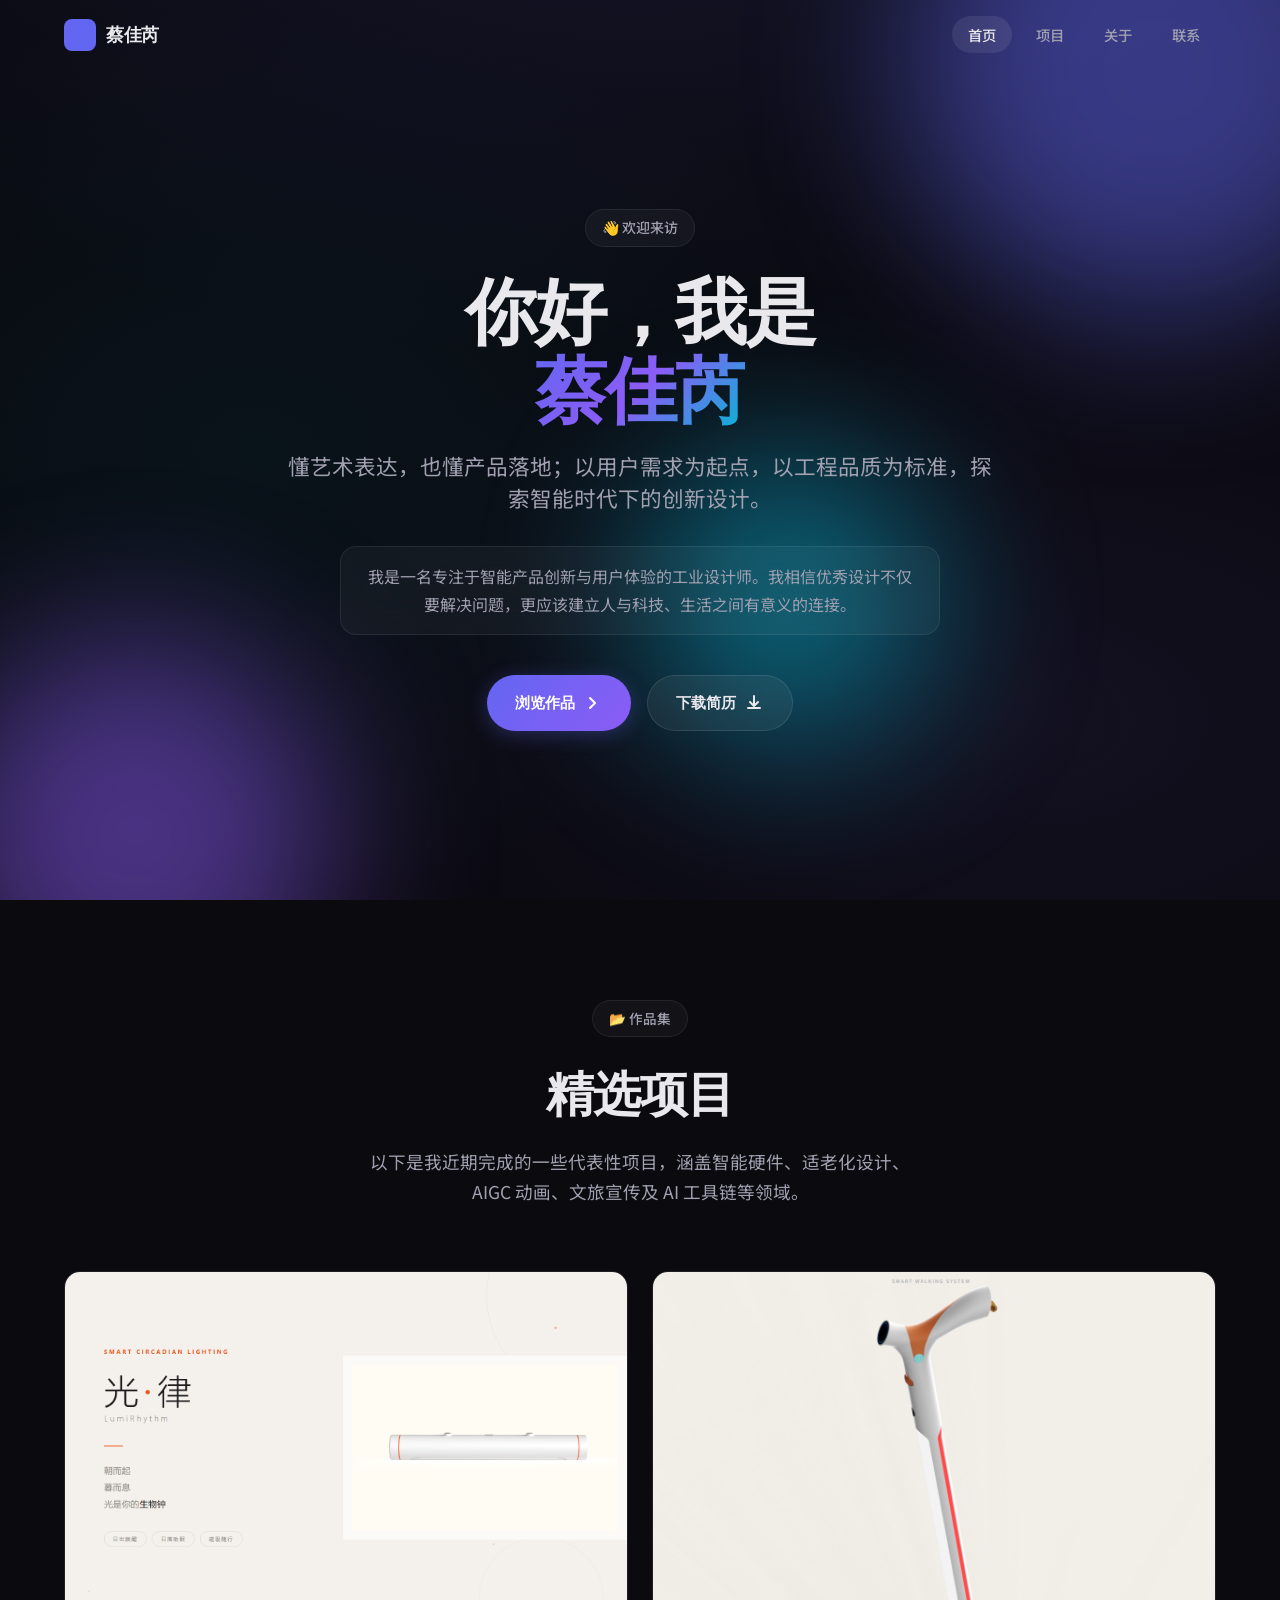
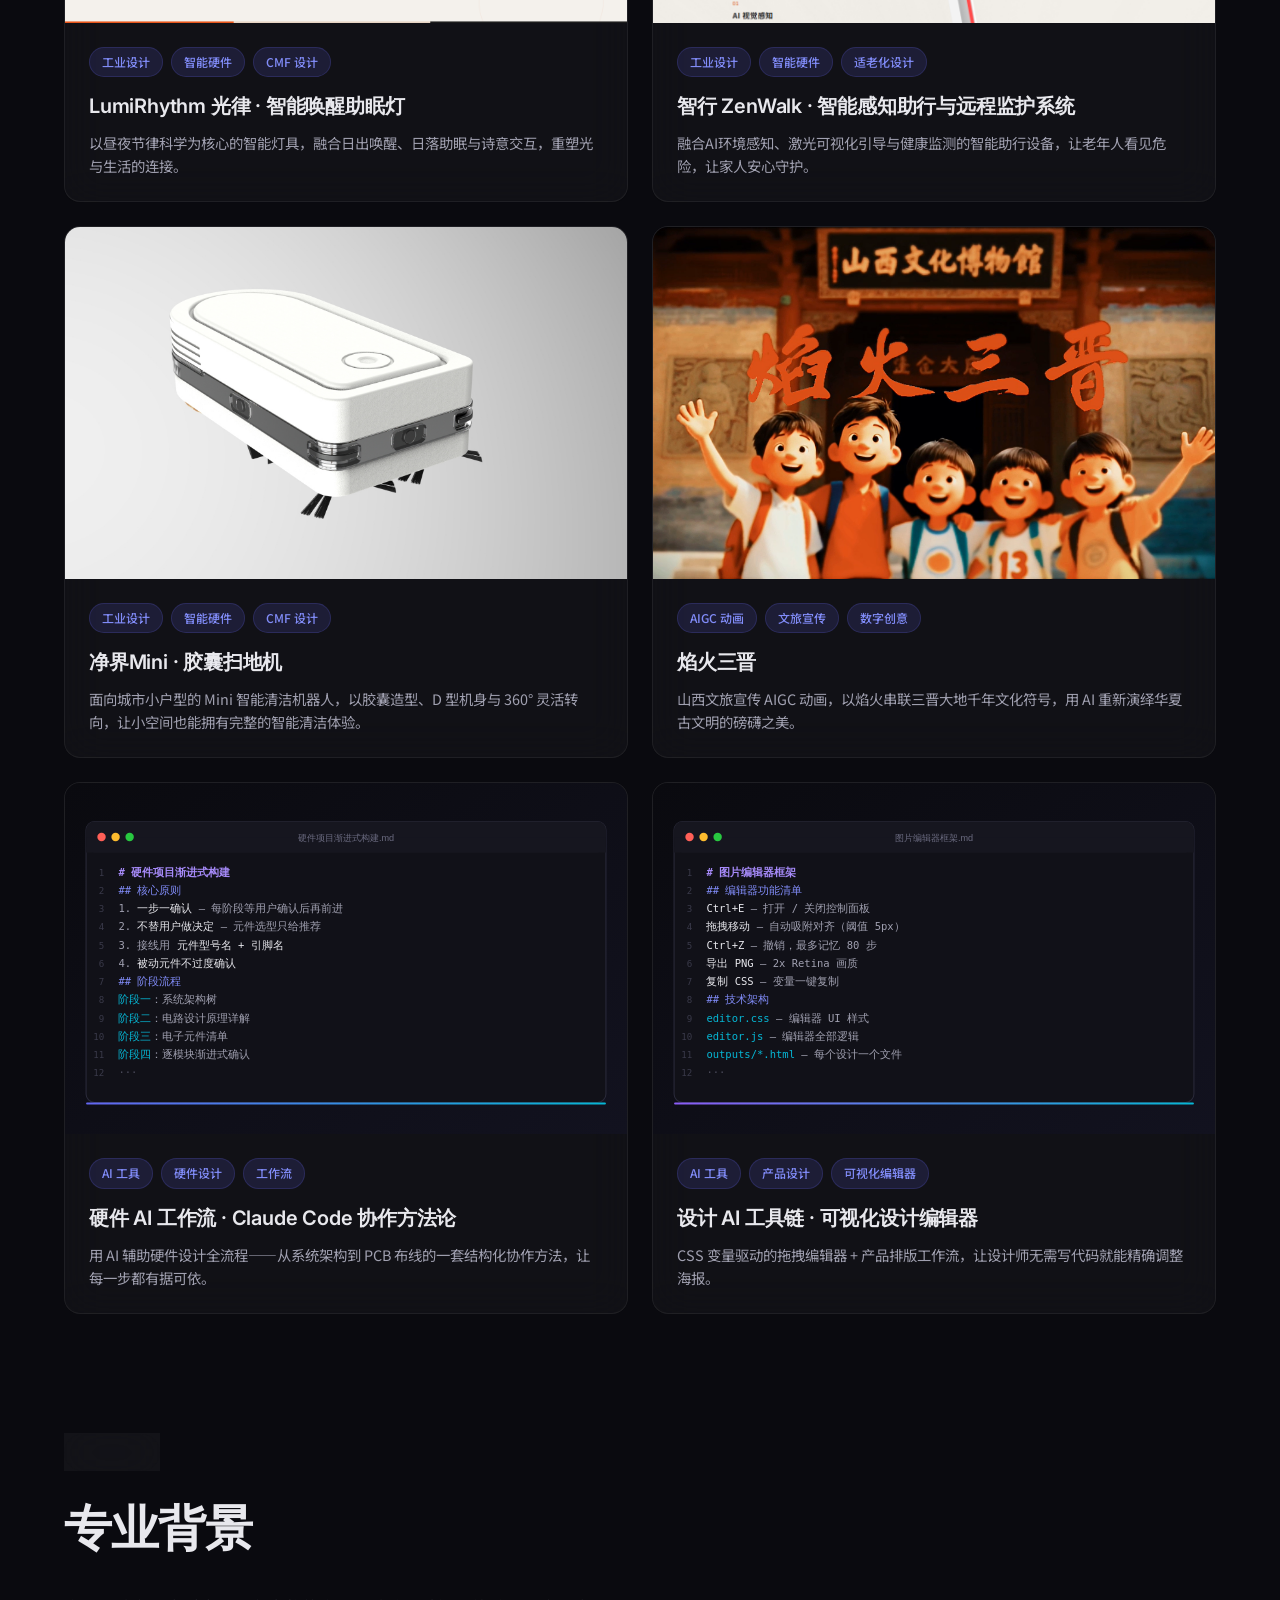
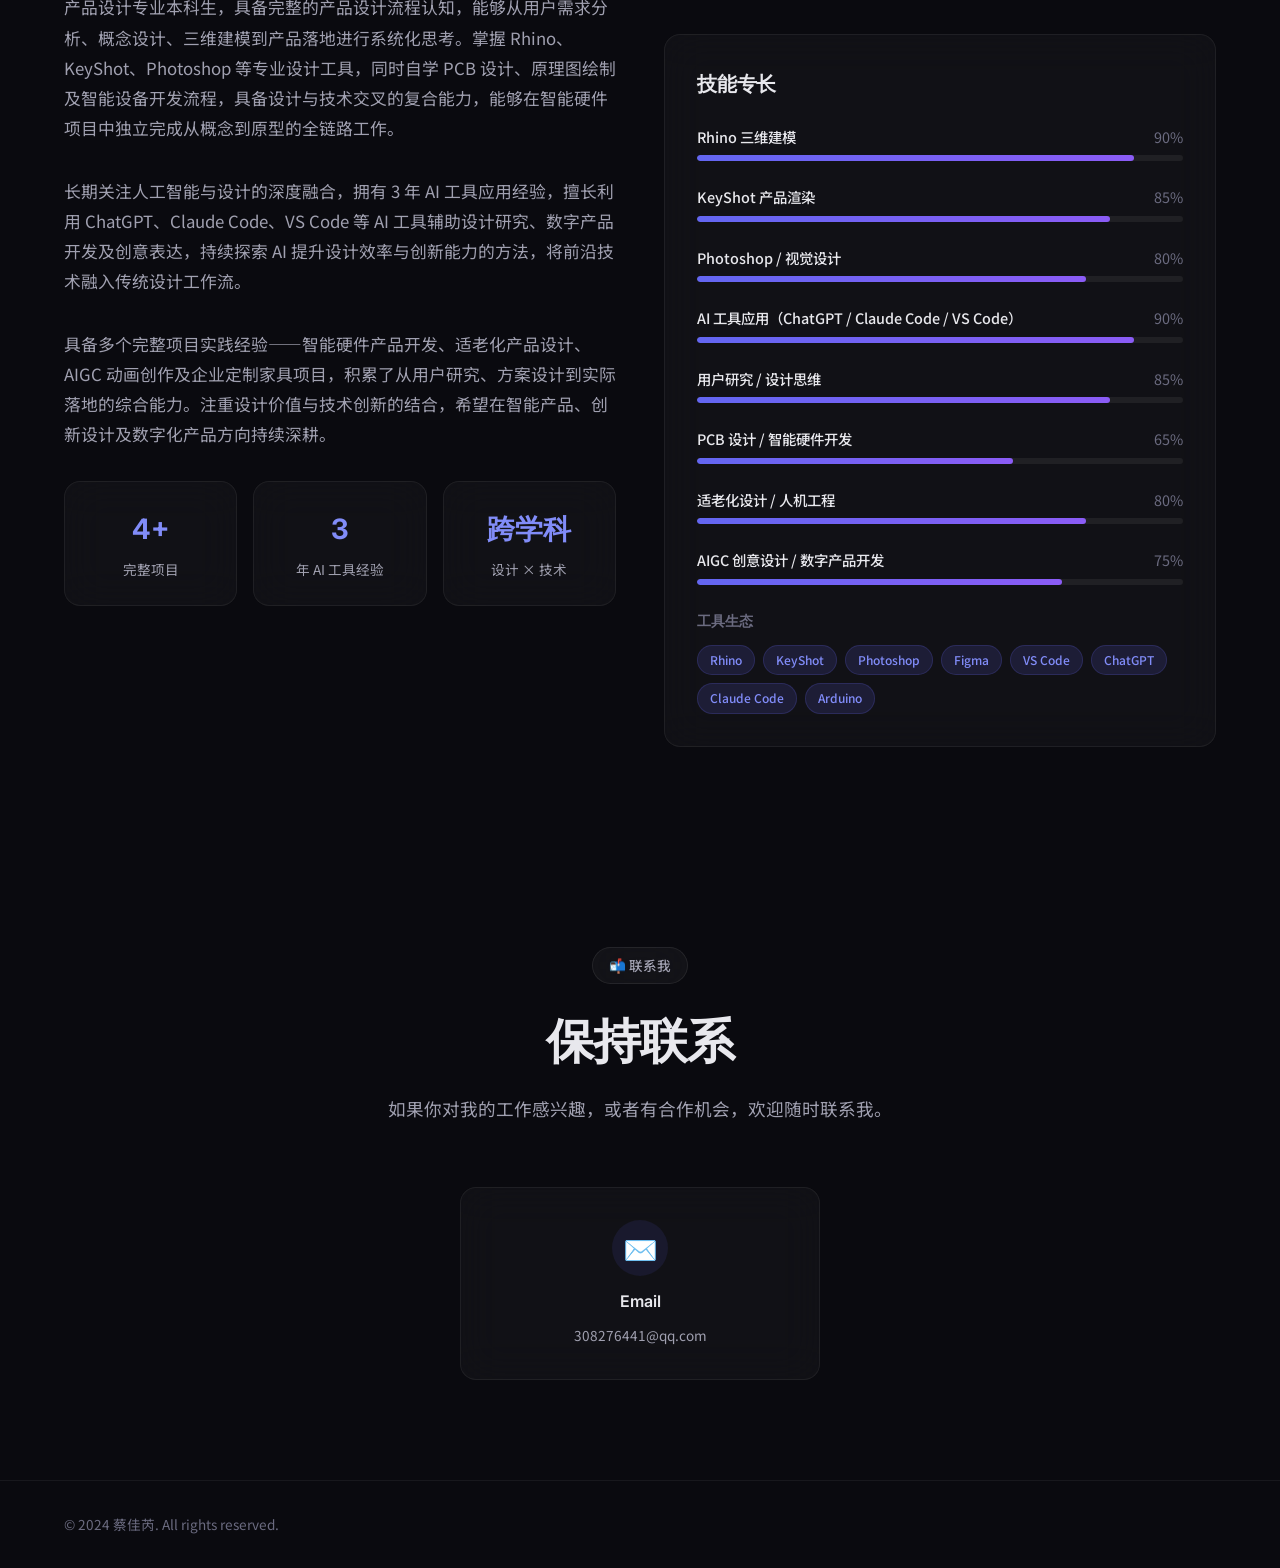
<file: index.html>
<!DOCTYPE html>
<html lang="zh-CN">
<head>
    <meta charset="UTF-8">
    <meta name="viewport" content="width=device-width, initial-scale=1.0">
    <meta name="description" content="蔡佳芮 — 个人作品集 · 简历 | Portfolio & Resume">
    <meta name="keywords" content="蔡佳芮,产品设计,工业设计,智能硬件,适老化设计,AIGC,动画,作品集,portfolio">
    <meta name="author" content="蔡佳芮">

    <!-- Open Graph / Social Share -->
    <meta property="og:title" content="蔡佳芮 — Portfolio & Resume">
    <meta property="og:description" content="Explore my work and experience.">
    <meta property="og:image" content="assets/social-share.png">
    <meta property="og:url" content="">
    <meta property="og:type" content="website">

    <!-- Twitter Card -->
    <meta name="twitter:card" content="summary_large_image">
    <meta name="twitter:title" content="蔡佳芮 — Portfolio & Resume">
    <meta name="twitter:description" content="Explore my work and experience.">
    <meta name="twitter:image" content="assets/social-share.png">

    <title>蔡佳芮 — Portfolio & Resume</title>

    <!-- Favicon -->
    <link rel="icon" type="image/png" sizes="512x512" href="assets/web-logo.png">
    <link rel="apple-touch-icon" href="assets/web-logo.png">

    <!-- Fonts: Inter for headings, Noto Sans SC for Chinese -->
    <link rel="preconnect" href="https://fonts.googleapis.com">
    <link rel="preconnect" href="https://fonts.gstatic.com" crossorigin>
    <link href="https://fonts.googleapis.com/css2?family=Inter:wght@300;400;500;600;700;800;900&family=Noto+Sans+SC:wght@300;400;500;700&display=swap" rel="stylesheet">

    <link rel="stylesheet" href="style.css">
</head>
<body>
    <!-- ====== 导航栏 ====== -->
    <nav class="navbar" id="navbar">
        <div class="nav-container">
            <a href="#" class="nav-logo">
                <img src="assets/web-logo.png" alt="Logo" class="logo-img" onerror="this.style.display='none'">
                <span class="logo-text">蔡佳芮</span>
            </a>
            <ul class="nav-links">
                <li><a href="#home" class="nav-link active">首页</a></li>
                <li><a href="#projects" class="nav-link">项目</a></li>
                <li><a href="#about" class="nav-link">关于</a></li>
                <li><a href="#contact" class="nav-link">联系</a></li>
            </ul>
            <button class="mobile-menu-btn" aria-label="菜单">
                <span></span><span></span><span></span>
            </button>
        </div>
    </nav>

    <!-- ====== 主视觉区 Hero ====== -->
    <section class="hero" id="home">
        <div class="hero-bg">
            <div class="gradient-orb orb-1"></div>
            <div class="gradient-orb orb-2"></div>
            <div class="gradient-orb orb-3"></div>
        </div>
        <div class="hero-content">
            <div class="hero-badge glass">👋 欢迎来访</div>
            <h1 class="hero-title">
                你好，我是<br>
                <span class="gradient-text">蔡佳芮</span>
            </h1>
            <p class="hero-subtitle">
                懂艺术表达，也懂产品落地；以用户需求为起点，以工程品质为标准，探索智能时代下的创新设计。
            </p>
            <p class="hero-description glass">
                我是一名专注于智能产品创新与用户体验的工业设计师。我相信优秀设计不仅要解决问题，更应该建立人与科技、生活之间有意义的连接。
            </p>
            <div class="hero-actions">
                <a href="#projects" class="btn btn-primary">
                    浏览作品
                    <svg width="20" height="20" viewBox="0 0 20 20" fill="none">
                        <path d="M7 5l5 5-5 5" stroke="currentColor" stroke-width="2" stroke-linecap="round" stroke-linejoin="round"/>
                    </svg>
                </a>
                <a href="resume.pdf" class="btn btn-glass" target="_blank">
                    下载简历
                    <svg width="20" height="20" viewBox="0 0 20 20" fill="none">
                        <path d="M10 3v10m0 0l-4-4m4 4l4-4M4 15h12" stroke="currentColor" stroke-width="2" stroke-linecap="round" stroke-linejoin="round"/>
                    </svg>
                </a>
            </div>
        </div>
    </section>

    <!-- ====== 作品集 / 项目展示 ====== -->
    <section class="projects" id="projects">
        <div class="section-container">
            <div class="section-header">
                <span class="section-tag glass">📂 作品集</span>
                <h2 class="section-title">精选项目</h2>
                <p class="section-description">
                    以下是我近期完成的一些代表性项目，涵盖智能硬件、适老化设计、AIGC 动画、文旅宣传及 AI 工具链等领域。
                </p>
            </div>

            <div class="projects-grid">

                <!-- 项目 1 -->
                <article class="project-card glass-card" data-project="1">
                    <div class="project-image">
                        <img src="assets/project-1/image-1.png" alt="Project 1 Preview" loading="lazy">
                        <div class="project-overlay">
                            <a href="project-1/" class="btn btn-primary btn-sm">查看详情</a>
                        </div>
                    </div>
                    <div class="project-info">
                        <div class="project-tags">
                            <span class="tag">工业设计</span>
                            <span class="tag">智能硬件</span>
                            <span class="tag">CMF 设计</span>
                        </div>
                        <h3 class="project-title">LumiRhythm 光律 · 智能唤醒助眠灯</h3>
                        <p class="project-desc">以昼夜节律科学为核心的智能灯具，融合日出唤醒、日落助眠与诗意交互，重塑光与生活的连接。</p>
                    </div>
                </article>

                <!-- 项目 2 -->
                <article class="project-card glass-card" data-project="2">
                    <div class="project-image">
                        <img src="assets/project-2/image-1.png" alt="Project 2 Preview" loading="lazy">
                        <div class="project-overlay">
                            <a href="project-2/" class="btn btn-primary btn-sm">查看详情</a>
                        </div>
                    </div>
                    <div class="project-info">
                        <div class="project-tags">
                            <span class="tag">工业设计</span>
                            <span class="tag">智能硬件</span>
                            <span class="tag">适老化设计</span>
                        </div>
                        <h3 class="project-title">智行 ZenWalk · 智能感知助行与远程监护系统</h3>
                        <p class="project-desc">融合AI环境感知、激光可视化引导与健康监测的智能助行设备，让老年人看见危险，让家人安心守护。</p>
                    </div>
                </article>

                <!-- 项目 3 -->
                <article class="project-card glass-card" data-project="3">
                    <div class="project-image">
                        <img src="assets/project-6/image-1.jpg" alt="净界Mini 胶囊扫地机" loading="lazy">
                        <div class="project-overlay">
                            <a href="project-6/" class="btn btn-primary btn-sm">查看详情</a>
                        </div>
                    </div>
                    <div class="project-info">
                        <div class="project-tags">
                            <span class="tag">工业设计</span>
                            <span class="tag">智能硬件</span>
                            <span class="tag">CMF 设计</span>
                        </div>
                        <h3 class="project-title">净界Mini · 胶囊扫地机</h3>
                        <p class="project-desc">面向城市小户型的 Mini 智能清洁机器人，以胶囊造型、D 型机身与 360° 灵活转向，让小空间也能拥有完整的智能清洁体验。</p>
                    </div>
                </article>

                <!-- 项目 4 -->
                <article class="project-card glass-card" data-project="4">
                    <div class="project-image">
                        <img src="assets/project-3/image-1.png" alt="Project 3 Preview" loading="lazy">
                        <div class="project-overlay">
                            <a href="project-3/" class="btn btn-primary btn-sm">查看详情</a>
                        </div>
                    </div>
                    <div class="project-info">
                        <div class="project-tags">
                            <span class="tag">AIGC 动画</span>
                            <span class="tag">文旅宣传</span>
                            <span class="tag">数字创意</span>
                        </div>
                        <h3 class="project-title">焰火三晋</h3>
                        <p class="project-desc">山西文旅宣传 AIGC 动画，以焰火串联三晋大地千年文化符号，用 AI 重新演绎华夏古文明的磅礴之美。</p>
                    </div>
                </article>

                <!-- 项目 5 -->
                <article class="project-card glass-card" data-project="5">
                    <div class="project-image">
                        <img src="assets/project-4/cover.svg" alt="硬件 AI 工作流" loading="lazy">
                        <div class="project-overlay">
                            <a href="project-4/" class="btn btn-primary btn-sm">查看详情</a>
                        </div>
                    </div>
                    <div class="project-info">
                        <div class="project-tags">
                            <span class="tag">AI 工具</span>
                            <span class="tag">硬件设计</span>
                            <span class="tag">工作流</span>
                        </div>
                        <h3 class="project-title">硬件 AI 工作流 · Claude Code 协作方法论</h3>
                        <p class="project-desc">用 AI 辅助硬件设计全流程——从系统架构到 PCB 布线的一套结构化协作方法，让每一步都有据可依。</p>
                    </div>
                </article>

                <!-- 项目 6 -->
                <article class="project-card glass-card" data-project="6">
                    <div class="project-image">
                        <img src="assets/project-5/cover.svg" alt="设计 AI 工具链" loading="lazy">
                        <div class="project-overlay">
                            <a href="project-5/" class="btn btn-primary btn-sm">查看详情</a>
                        </div>
                    </div>
                    <div class="project-info">
                        <div class="project-tags">
                            <span class="tag">AI 工具</span>
                            <span class="tag">产品设计</span>
                            <span class="tag">可视化编辑器</span>
                        </div>
                        <h3 class="project-title">设计 AI 工具链 · 可视化设计编辑器</h3>
                        <p class="project-desc">CSS 变量驱动的拖拽编辑器 + 产品排版工作流，让设计师无需写代码就能精确调整海报。</p>
                    </div>
                </article>

            </div>
        </div>
    </section>

    <!-- ====== 关于我 ====== -->
    <section class="about" id="about">
        <div class="section-container">
            <div class="about-grid">
                <div class="about-intro">
                    <span class="section-tag glass">🙋 关于我</span>
                    <h2 class="section-title">专业背景</h2>
                    <p class="about-text">
                        产品设计专业本科生，具备完整的产品设计流程认知，能够从用户需求分析、概念设计、三维建模到产品落地进行系统化思考。掌握 Rhino、KeyShot、Photoshop 等专业设计工具，同时自学 PCB 设计、原理图绘制及智能设备开发流程，具备设计与技术交叉的复合能力，能够在智能硬件项目中独立完成从概念到原型的全链路工作。
                    </p>
                    <p class="about-text">
                        长期关注人工智能与设计的深度融合，拥有 3 年 AI 工具应用经验，擅长利用 ChatGPT、Claude Code、VS Code 等 AI 工具辅助设计研究、数字产品开发及创意表达，持续探索 AI 提升设计效率与创新能力的方法，将前沿技术融入传统设计工作流。
                    </p>
                    <p class="about-text">
                        具备多个完整项目实践经验——智能硬件产品开发、适老化产品设计、AIGC 动画创作及企业定制家具项目，积累了从用户研究、方案设计到实际落地的综合能力。注重设计价值与技术创新的结合，希望在智能产品、创新设计及数字化产品方向持续深耕。
                    </p>
                    <div class="about-highlights">
                        <div class="highlight glass-card">
                            <span class="highlight-number">4+</span>
                            <span class="highlight-label">完整项目</span>
                        </div>
                        <div class="highlight glass-card">
                            <span class="highlight-number">3</span>
                            <span class="highlight-label">年 AI 工具经验</span>
                        </div>
                        <div class="highlight glass-card">
                            <span class="highlight-number">跨学科</span>
                            <span class="highlight-label">设计 × 技术</span>
                        </div>
                    </div>
                </div>
                <div class="about-skills glass-card" style="margin-top:200px;">
                    <h3 class="skills-title">技能专长</h3>
                    <div class="skills-list">
                        <div class="skill-item">
                            <div class="skill-header">
                                <span class="skill-name">Rhino 三维建模</span>
                                <span class="skill-level">90%</span>
                            </div>
                            <div class="skill-bar"><div class="skill-fill" style="width: 90%"></div></div>
                        </div>
                        <div class="skill-item">
                            <div class="skill-header">
                                <span class="skill-name">KeyShot 产品渲染</span>
                                <span class="skill-level">85%</span>
                            </div>
                            <div class="skill-bar"><div class="skill-fill" style="width: 85%"></div></div>
                        </div>
                        <div class="skill-item">
                            <div class="skill-header">
                                <span class="skill-name">Photoshop / 视觉设计</span>
                                <span class="skill-level">80%</span>
                            </div>
                            <div class="skill-bar"><div class="skill-fill" style="width: 80%"></div></div>
                        </div>
                        <div class="skill-item">
                            <div class="skill-header">
                                <span class="skill-name">AI 工具应用（ChatGPT / Claude Code / VS Code）</span>
                                <span class="skill-level">90%</span>
                            </div>
                            <div class="skill-bar"><div class="skill-fill" style="width: 90%"></div></div>
                        </div>
                        <div class="skill-item">
                            <div class="skill-header">
                                <span class="skill-name">用户研究 / 设计思维</span>
                                <span class="skill-level">85%</span>
                            </div>
                            <div class="skill-bar"><div class="skill-fill" style="width: 85%"></div></div>
                        </div>
                        <div class="skill-item">
                            <div class="skill-header">
                                <span class="skill-name">PCB 设计 / 智能硬件开发</span>
                                <span class="skill-level">65%</span>
                            </div>
                            <div class="skill-bar"><div class="skill-fill" style="width: 65%"></div></div>
                        </div>
                        <div class="skill-item">
                            <div class="skill-header">
                                <span class="skill-name">适老化设计 / 人机工程</span>
                                <span class="skill-level">80%</span>
                            </div>
                            <div class="skill-bar"><div class="skill-fill" style="width: 80%"></div></div>
                        </div>
                        <div class="skill-item">
                            <div class="skill-header">
                                <span class="skill-name">AIGC 创意设计 / 数字产品开发</span>
                                <span class="skill-level">75%</span>
                            </div>
                            <div class="skill-bar"><div class="skill-fill" style="width: 75%"></div></div>
                        </div>
                    </div>
                    <div style="margin-top:24px;">
                        <h4 style="font-family:var(--font-heading); font-size:0.9rem; font-weight:600; color:var(--color-text-muted); margin-bottom:12px;">工具生态</h4>
                        <div style="display:flex; flex-wrap:wrap; gap:8px;">
                            <span class="tag">Rhino</span>
                            <span class="tag">KeyShot</span>
                            <span class="tag">Photoshop</span>
                            <span class="tag">Figma</span>
                            <span class="tag">VS Code</span>
                            <span class="tag">ChatGPT</span>
                            <span class="tag">Claude Code</span>
                            <span class="tag">Arduino</span>
                        </div>
                    </div>
                </div>
            </div>
        </div>
    </section>

    <!-- ====== 联系方式 ====== -->
    <section class="contact" id="contact">
        <div class="section-container">
            <div class="section-header">
                <span class="section-tag glass">📬 联系我</span>
                <h2 class="section-title">保持联系</h2>
                <p class="section-description">
                    如果你对我的工作感兴趣，或者有合作机会，欢迎随时联系我。
                </p>
            </div>
            <div class="contact-cards" style="grid-template-columns:1fr; max-width:360px; margin:0 auto;">
                <a href="mailto:308276441@qq.com" class="contact-card glass-card">
                    <div class="contact-icon">✉️</div>
                    <h3>Email</h3>
                    <p>308276441@qq.com</p>
                </a>
            </div>
        </div>
    </section>

    <!-- ====== 页脚 ====== -->
    <footer class="footer">
        <div class="footer-container">
            <p class="footer-text">&copy; 2024 蔡佳芮. All rights reserved.</p>
        </div>
    </footer>

    <script src="script.js"></script>
</body>
</html>
</file>
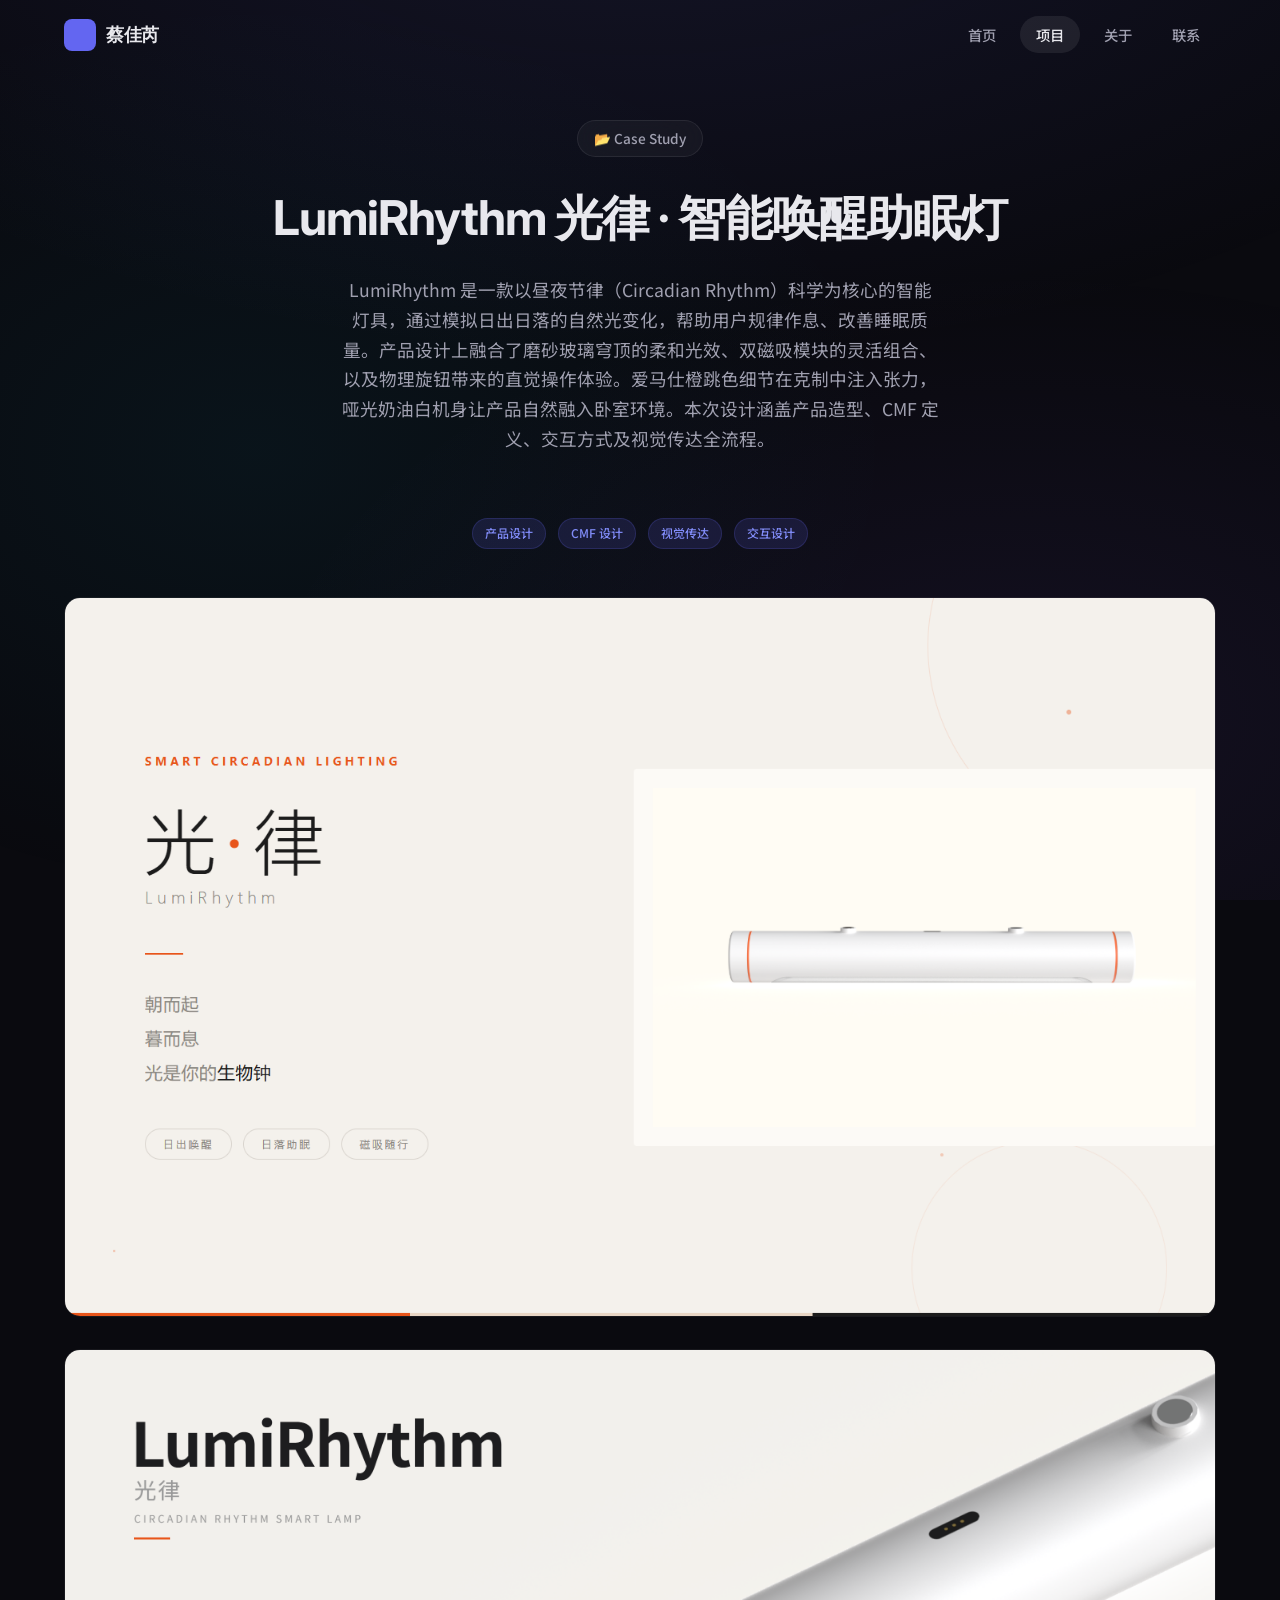
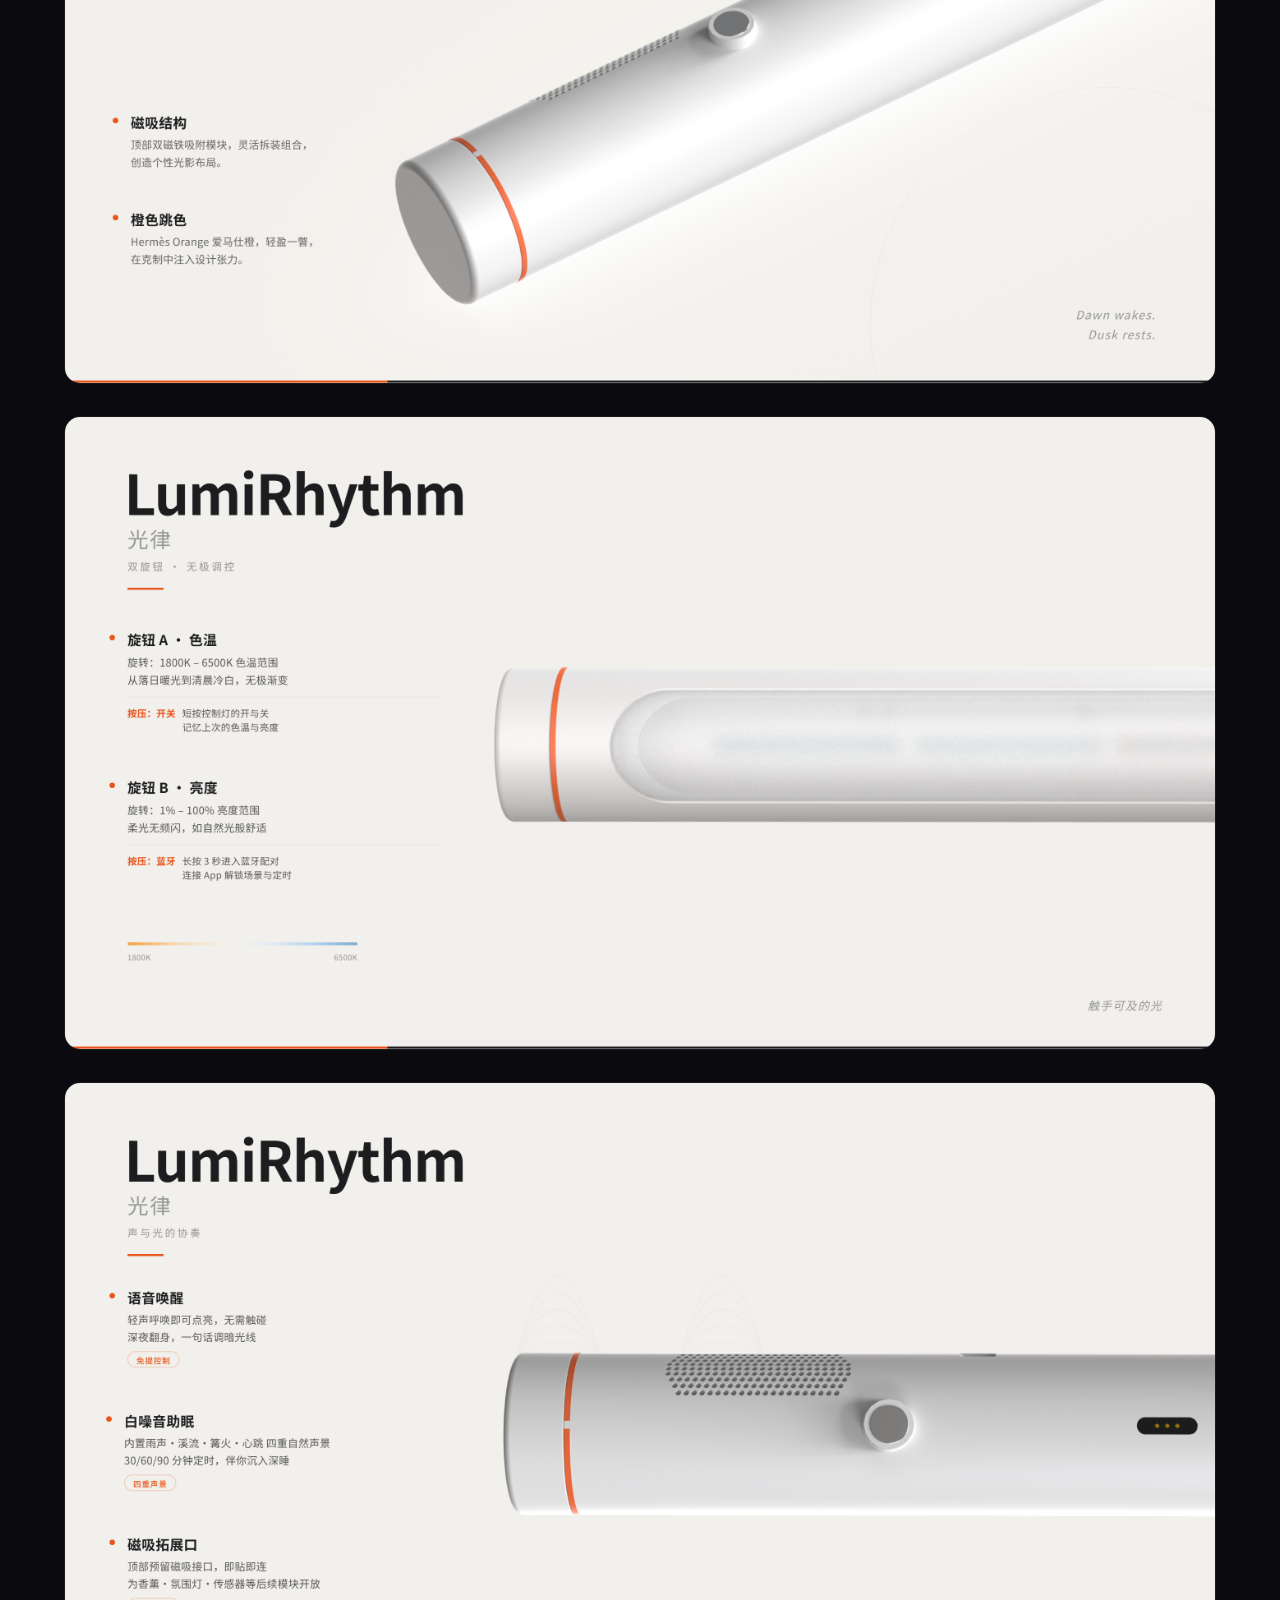
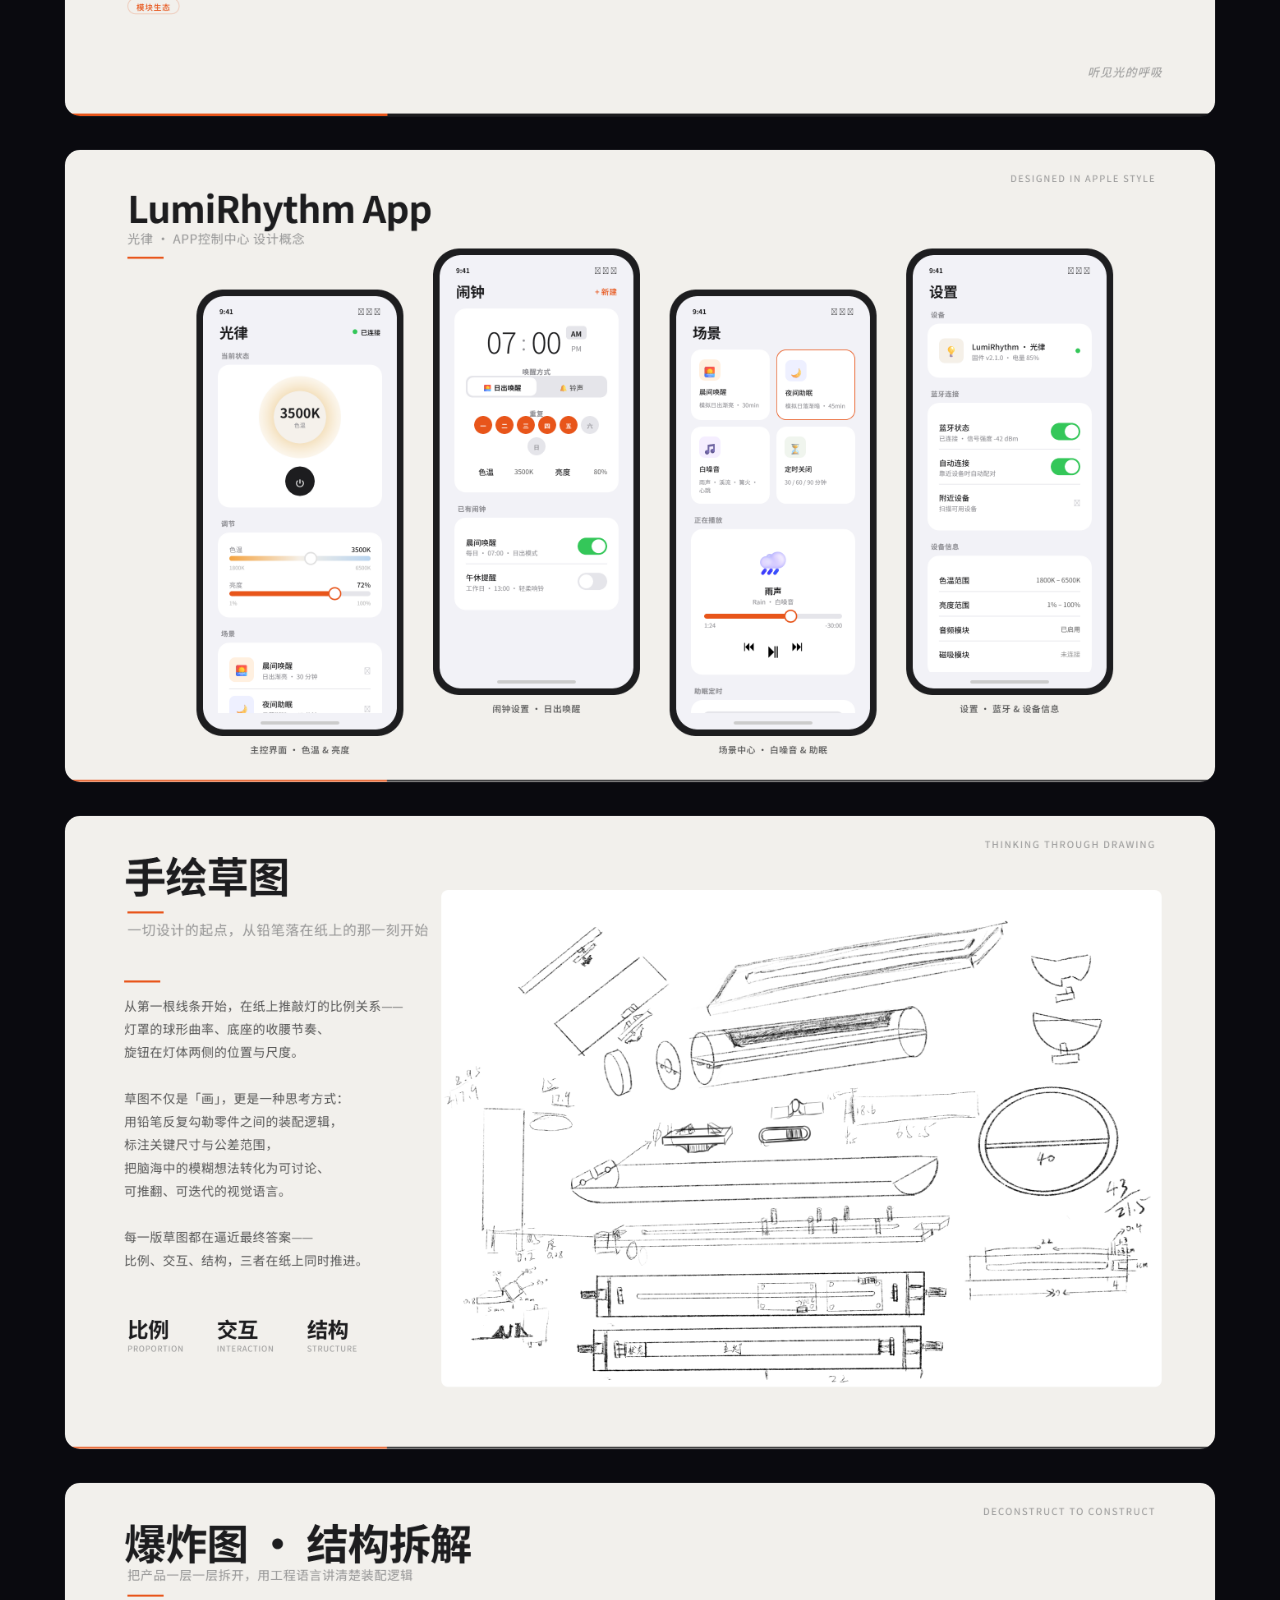
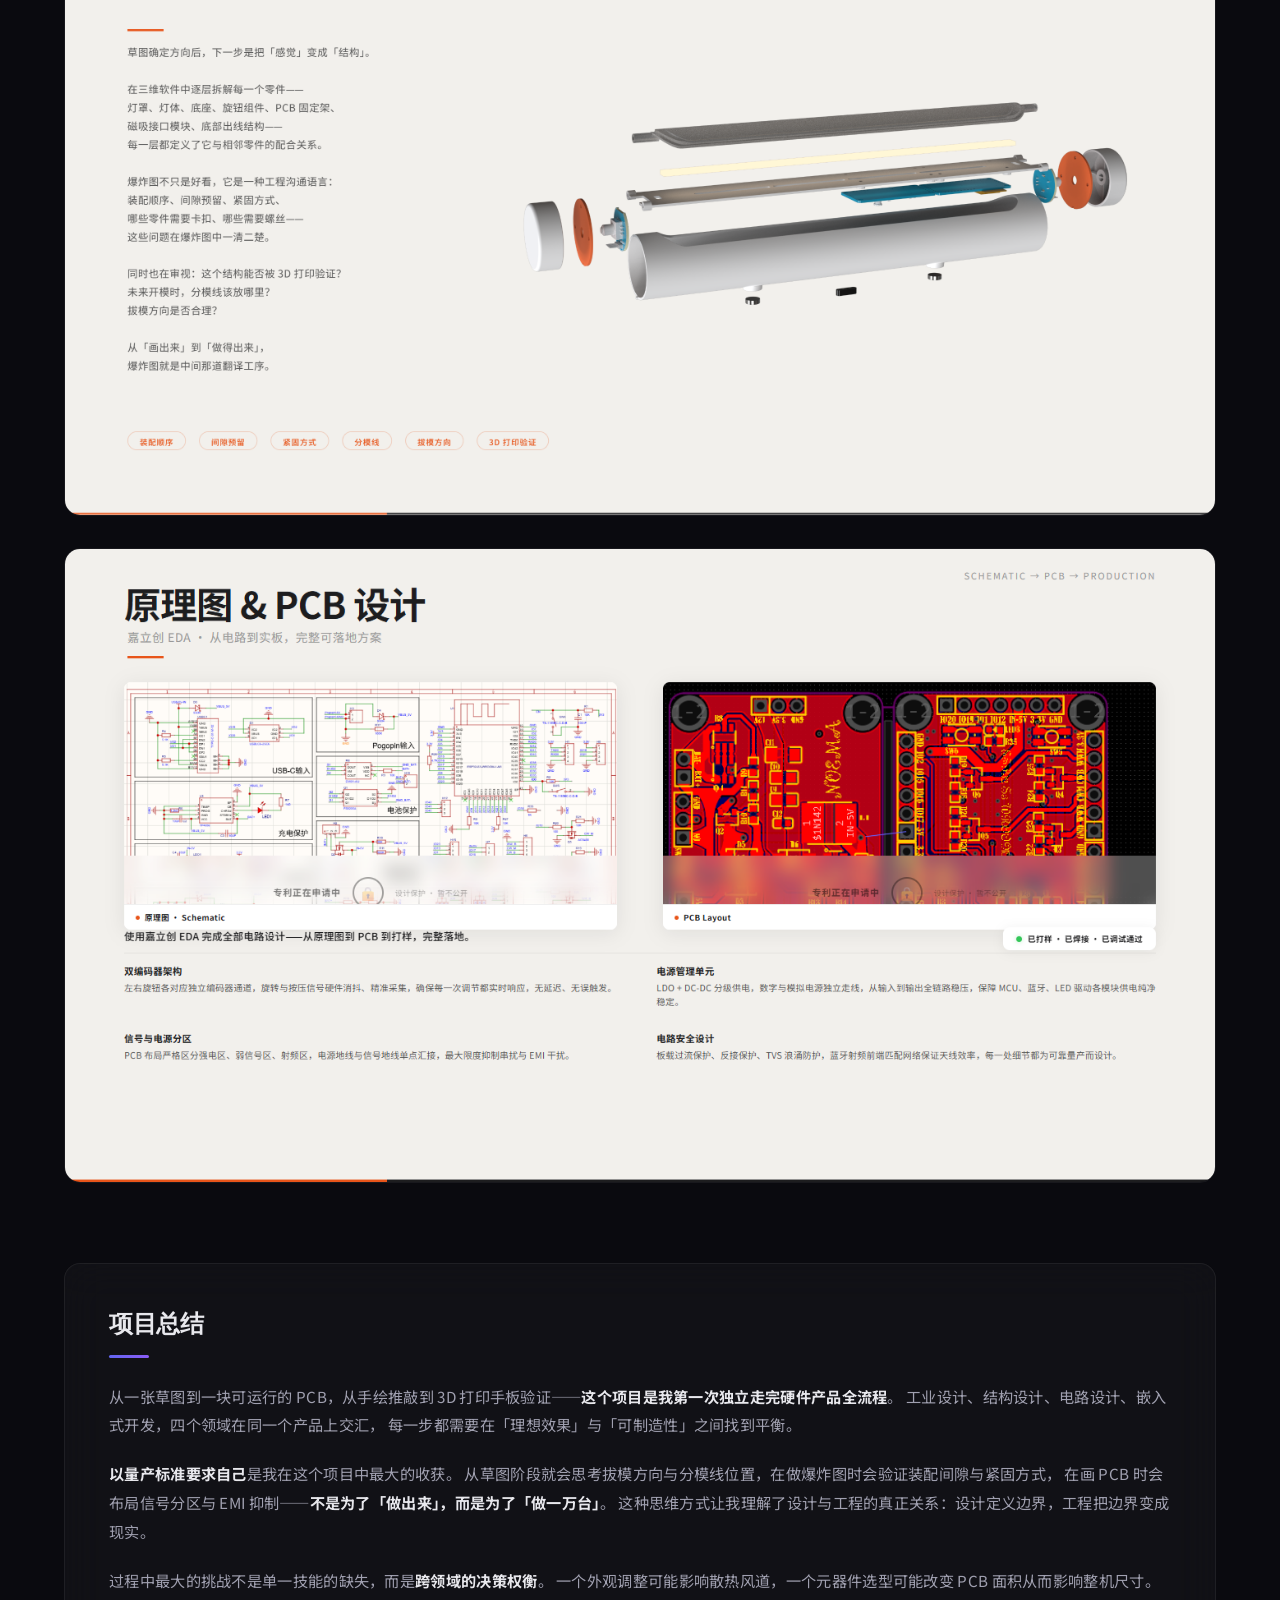
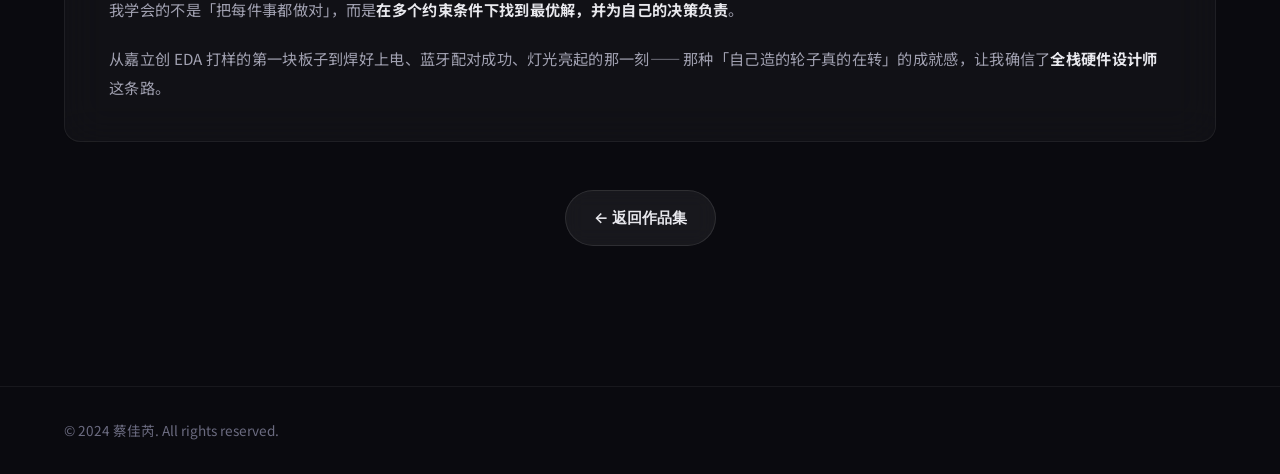
<file: project-1/index.html>
<!DOCTYPE html>
<html lang="zh-CN">
<head>
    <meta charset="UTF-8">
    <meta name="viewport" content="width=device-width, initial-scale=1.0">
    <meta name="description" content="LumiRhythm 光律 · 智能唤醒助眠灯 — 以昼夜节律科学为核心的产品设计案例 | 蔡佳芮">
    <title>LumiRhythm 光律 — 蔡佳芮</title>
    <link rel="icon" type="image/png" sizes="512x512" href="../assets/web-logo.png">
    <link rel="preconnect" href="https://fonts.googleapis.com">
    <link rel="preconnect" href="https://fonts.gstatic.com" crossorigin>
    <link href="https://fonts.googleapis.com/css2?family=Inter:wght@300;400;500;600;700;800;900&family=Noto+Sans+SC:wght@300;400;500;700&display=swap" rel="stylesheet">
    <link rel="stylesheet" href="../style.css">
</head>
<body>
    <nav class="navbar scrolled" id="navbar">
        <div class="nav-container">
            <a href="../" class="nav-logo">
                <img src="../assets/web-logo.png" alt="Logo" class="logo-img" onerror="this.style.display='none'">
                <span class="logo-text">蔡佳芮</span>
            </a>
            <ul class="nav-links">
                <li><a href="../#home" class="nav-link">首页</a></li>
                <li><a href="../#projects" class="nav-link active">项目</a></li>
                <li><a href="../#about" class="nav-link">关于</a></li>
                <li><a href="../#contact" class="nav-link">联系</a></li>
            </ul>
        </div>
    </nav>

    <main class="project-page">
        <div class="section-container">
            <div class="project-hero">
                <span class="section-tag glass">📂 Case Study</span>
                <h1>LumiRhythm 光律 · 智能唤醒助眠灯</h1>
                <p>LumiRhythm 是一款以昼夜节律（Circadian Rhythm）科学为核心的智能灯具，通过模拟日出日落的自然光变化，帮助用户规律作息、改善睡眠质量。产品设计上融合了磨砂玻璃穹顶的柔和光效、双磁吸模块的灵活组合、以及物理旋钮带来的直觉操作体验。爱马仕橙跳色细节在克制中注入张力，哑光奶油白机身让产品自然融入卧室环境。本次设计涵盖产品造型、CMF 定义、交互方式及视觉传达全流程。</p>
            </div>

            <div class="project-meta">
                <span class="tag">产品设计</span>
                <span class="tag">CMF 设计</span>
                <span class="tag">视觉传达</span>
                <span class="tag">交互设计</span>
            </div>

            <div class="project-gallery">
                <img src="../assets/project-1/image-1.png" alt="Project screenshot 1" loading="lazy">
                <img src="../assets/project-1/image-2.png?v=2" alt="Project screenshot 2" loading="lazy">
                <img src="../assets/project-1/image-3.png" alt="Project screenshot 3" loading="lazy">
                <img src="../assets/project-1/image-4.png" alt="Project screenshot 4" loading="lazy">
                <img src="../assets/project-1/image-5.png" alt="Project screenshot 5" loading="lazy">
                <img src="../assets/project-1/image-6.png" alt="Project screenshot 6" loading="lazy">
                <img src="../assets/project-1/image-7.png" alt="Project screenshot 7" loading="lazy">
                <img src="../assets/project-1/image-8.png" alt="Project screenshot 8" loading="lazy">
            </div>

            <!-- ═══ 项目总结 ═══ -->
            <div class="project-summary glass-card" style="max-width:var(--max-width); margin:0 auto 48px; padding:40px 44px;">
                <h2 style="font-family:var(--font-heading); font-size:1.5rem; font-weight:700; letter-spacing:-0.02em; margin-bottom:24px;">
                    项目总结
                    <span style="display:block; width:40px; height:3px; border-radius:2px; background:linear-gradient(90deg,var(--color-gradient-1),var(--color-gradient-2)); margin-top:10px;"></span>
                </h2>
                <div style="display:flex; flex-direction:column; gap:20px; color:var(--color-text-secondary); font-size:0.95rem; line-height:1.9; letter-spacing:0.02em;">
                    <p>
                        从一张草图到一块可运行的 PCB，从手绘推敲到 3D 打印手板验证——<strong style="color:var(--color-text);">这个项目是我第一次独立走完硬件产品全流程</strong>。
                        工业设计、结构设计、电路设计、嵌入式开发，四个领域在同一个产品上交汇，
                        每一步都需要在「理想效果」与「可制造性」之间找到平衡。
                    </p>
                    <p>
                        <strong style="color:var(--color-text);">以量产标准要求自己</strong>是我在这个项目中最大的收获。
                        从草图阶段就会思考拔模方向与分模线位置，在做爆炸图时会验证装配间隙与紧固方式，
                        在画 PCB 时会布局信号分区与 EMI 抑制——<strong style="color:var(--color-text);">不是为了「做出来」，而是为了「做一万台」</strong>。
                        这种思维方式让我理解了设计与工程的真正关系：设计定义边界，工程把边界变成现实。
                    </p>
                    <p>
                        过程中最大的挑战不是单一技能的缺失，而是<strong style="color:var(--color-text);">跨领域的决策权衡</strong>。
                        一个外观调整可能影响散热风道，一个元器件选型可能改变 PCB 面积从而影响整机尺寸。
                        我学会的不是「把每件事都做对」，而是<strong style="color:var(--color-text);">在多个约束条件下找到最优解，并为自己的决策负责</strong>。
                    </p>
                    <p>
                        从嘉立创 EDA 打样的第一块板子到焊好上电、蓝牙配对成功、灯光亮起的那一刻——
                        那种「自己造的轮子真的在转」的成就感，让我确信了<strong style="color:var(--color-text);">全栈硬件设计师</strong>这条路。
                    </p>
                </div>
            </div>

            <div class="project-back">
                <a href="../#projects" class="btn btn-glass">
                    ← 返回作品集
                </a>
            </div>
        </div>
    </main>

    <footer class="footer">
        <div class="footer-container">
            <p class="footer-text">&copy; 2024 蔡佳芮. All rights reserved.</p>
        </div>
    </footer>

    <script src="../script.js"></script>
</body>
</html>
</file>
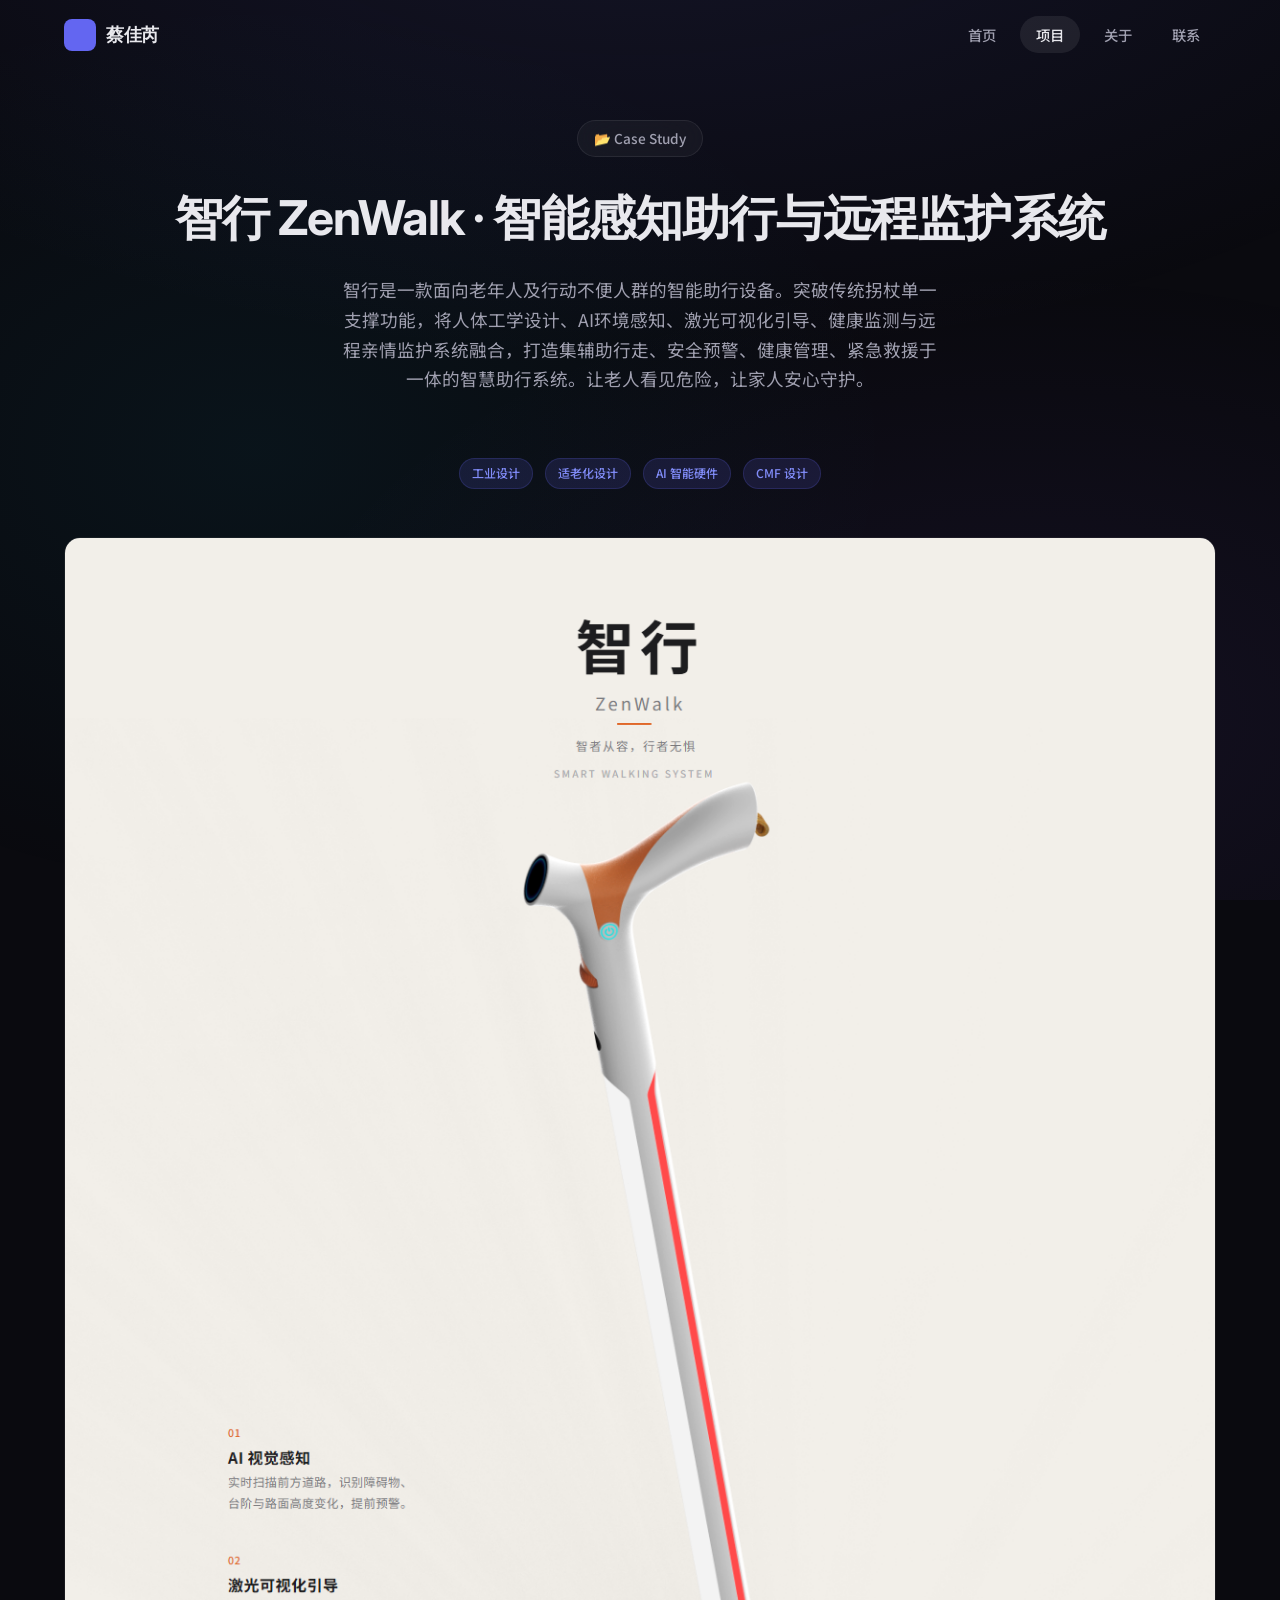
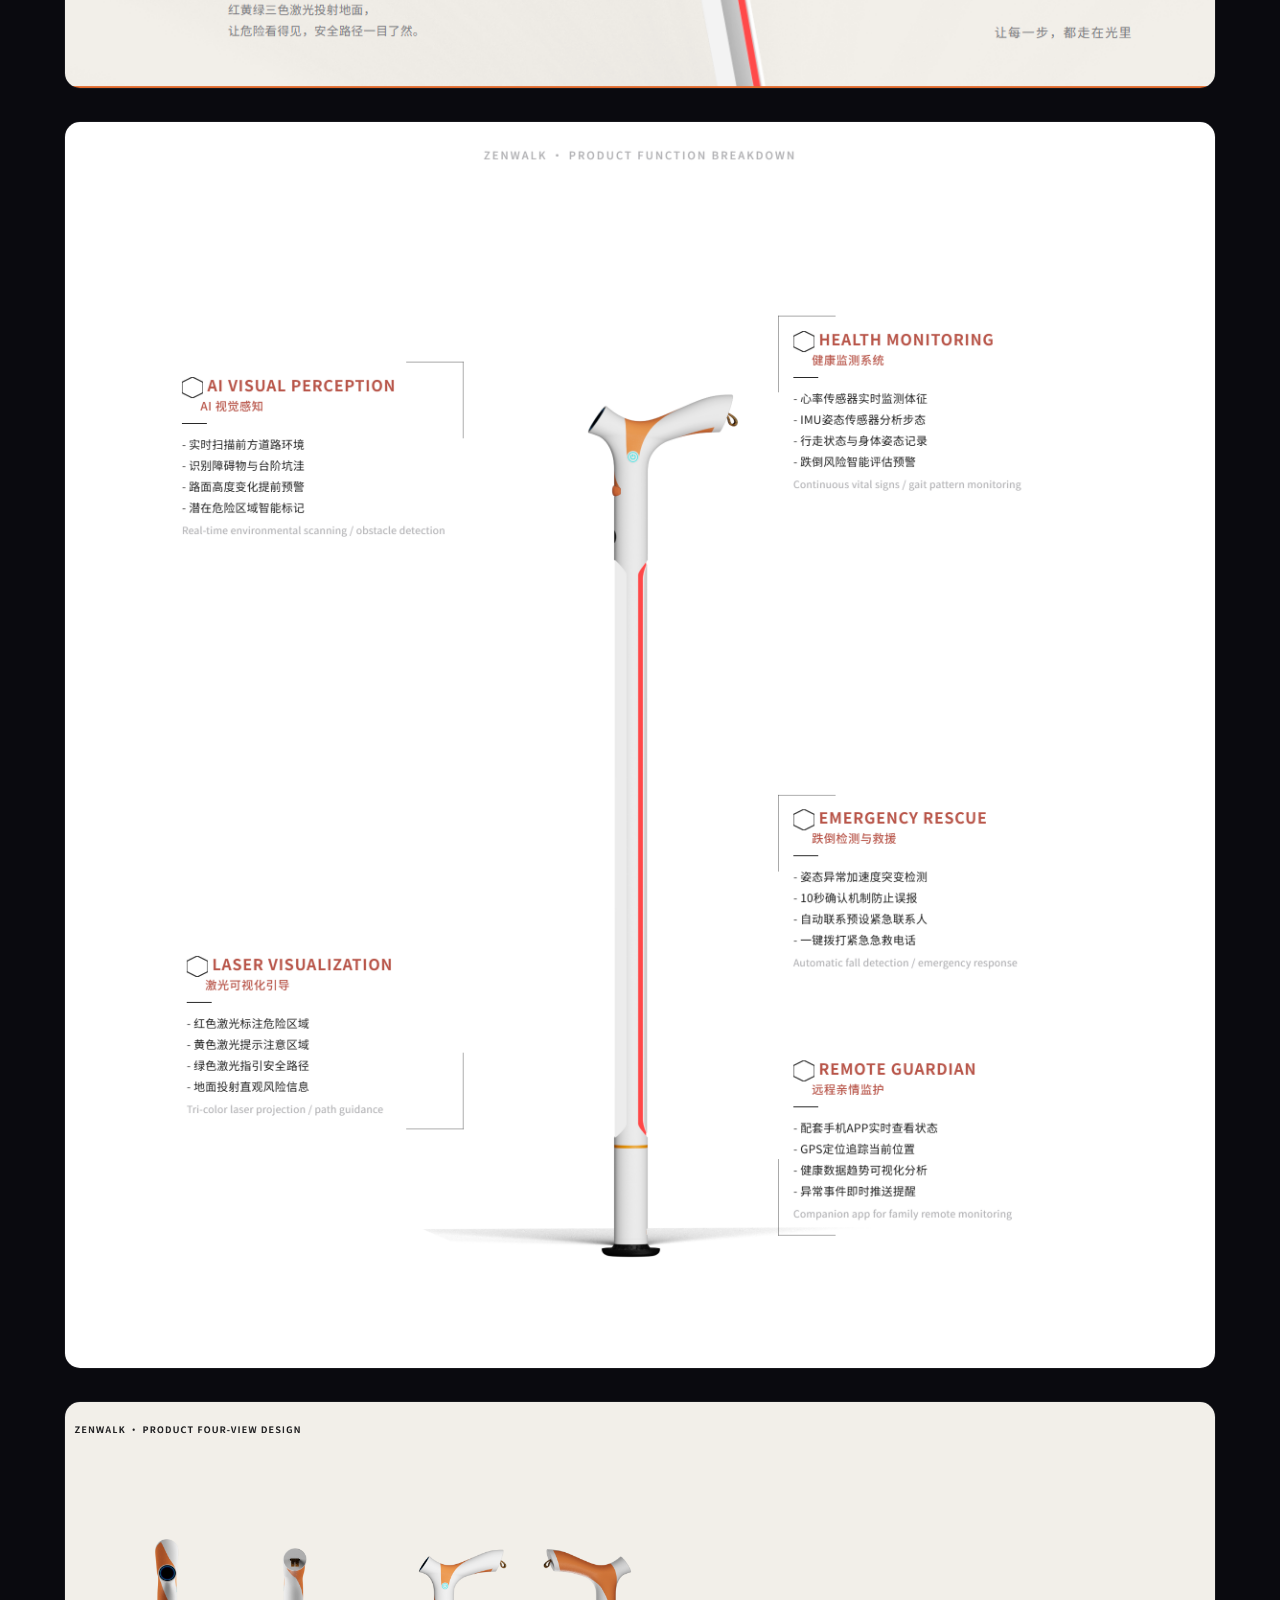
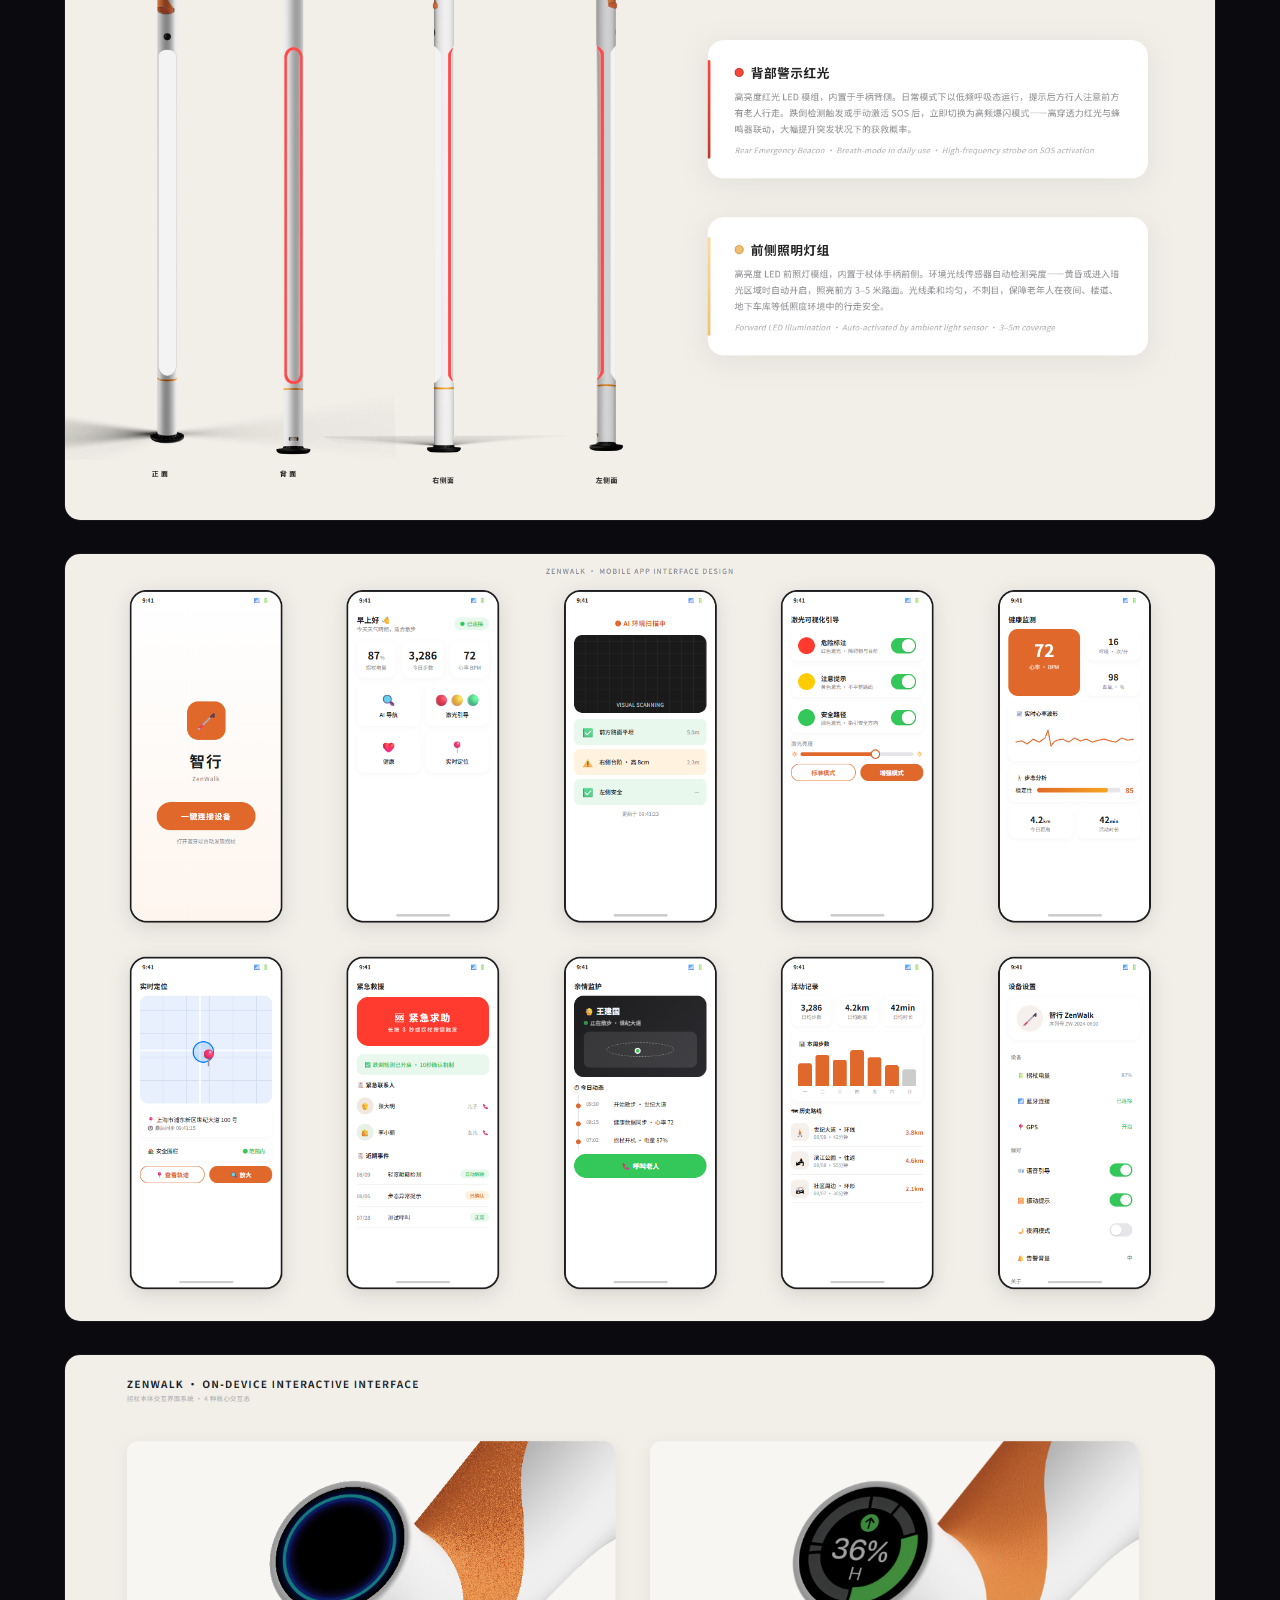
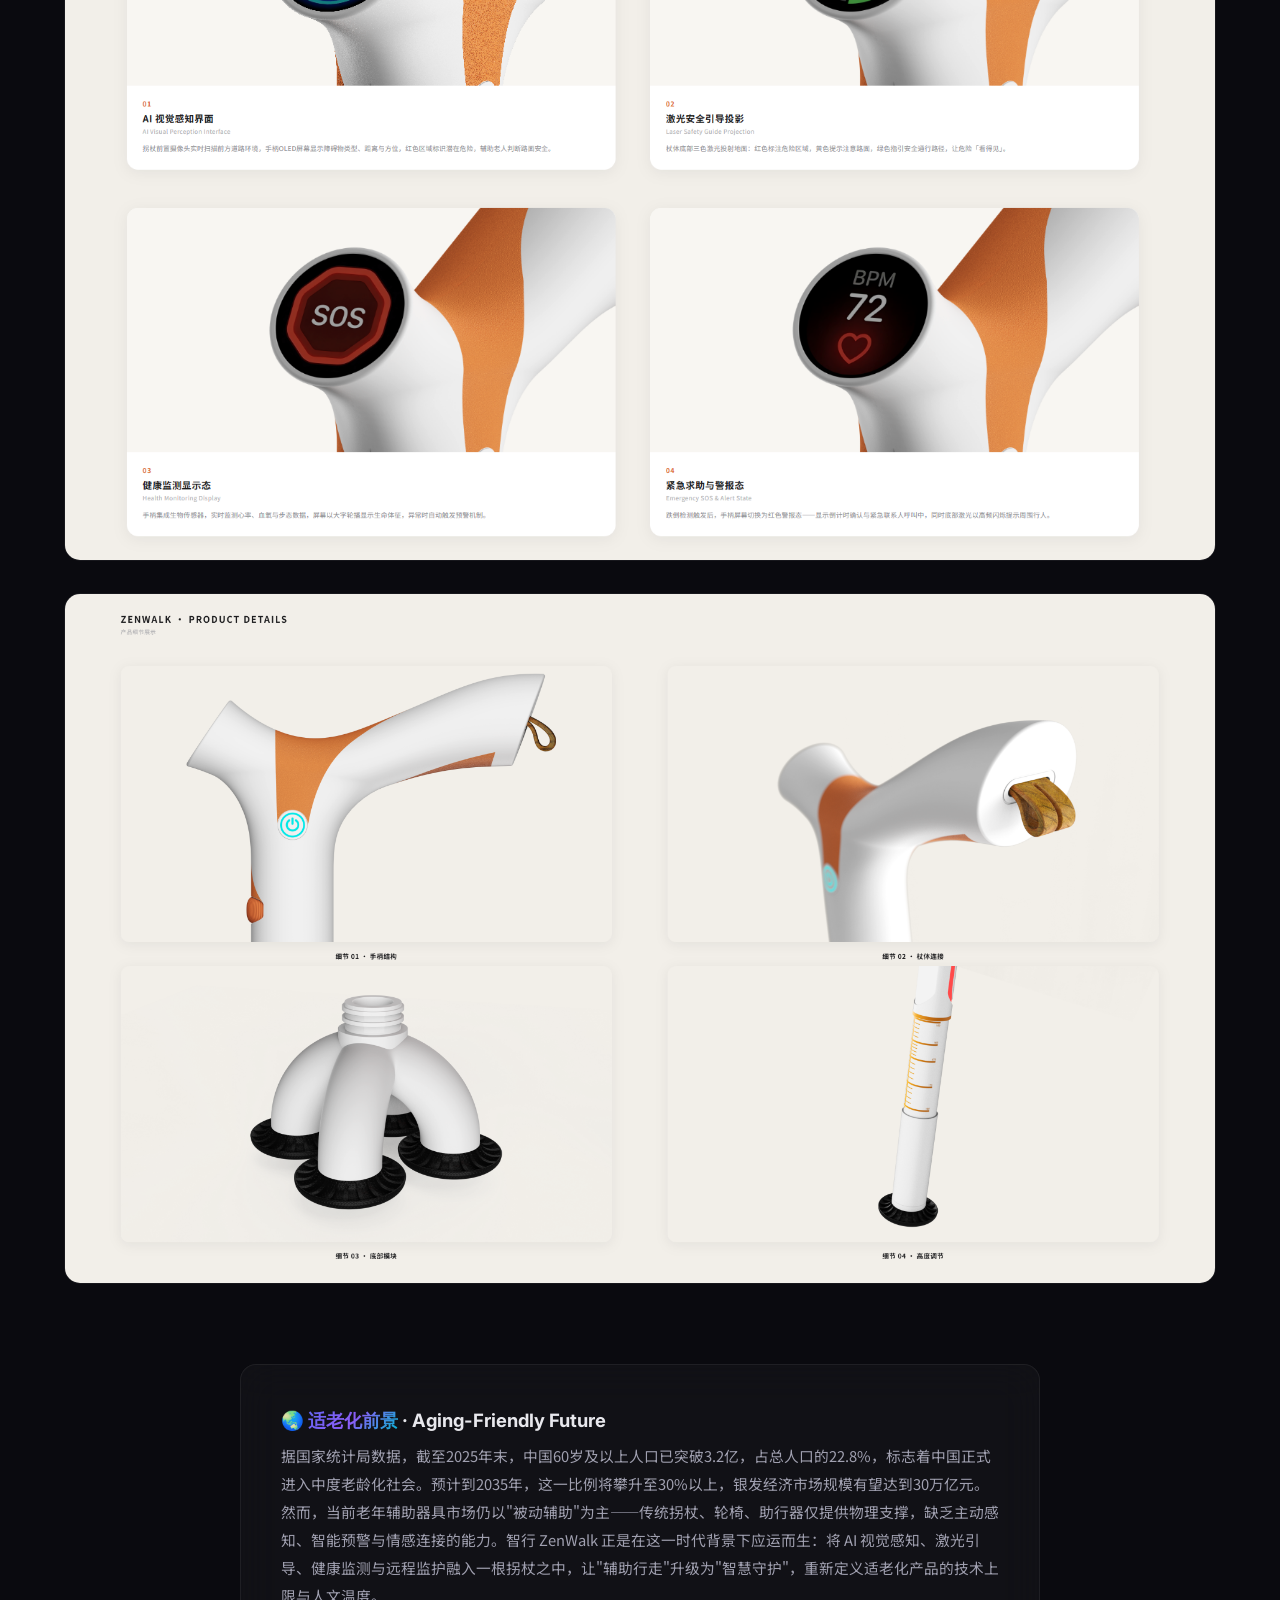
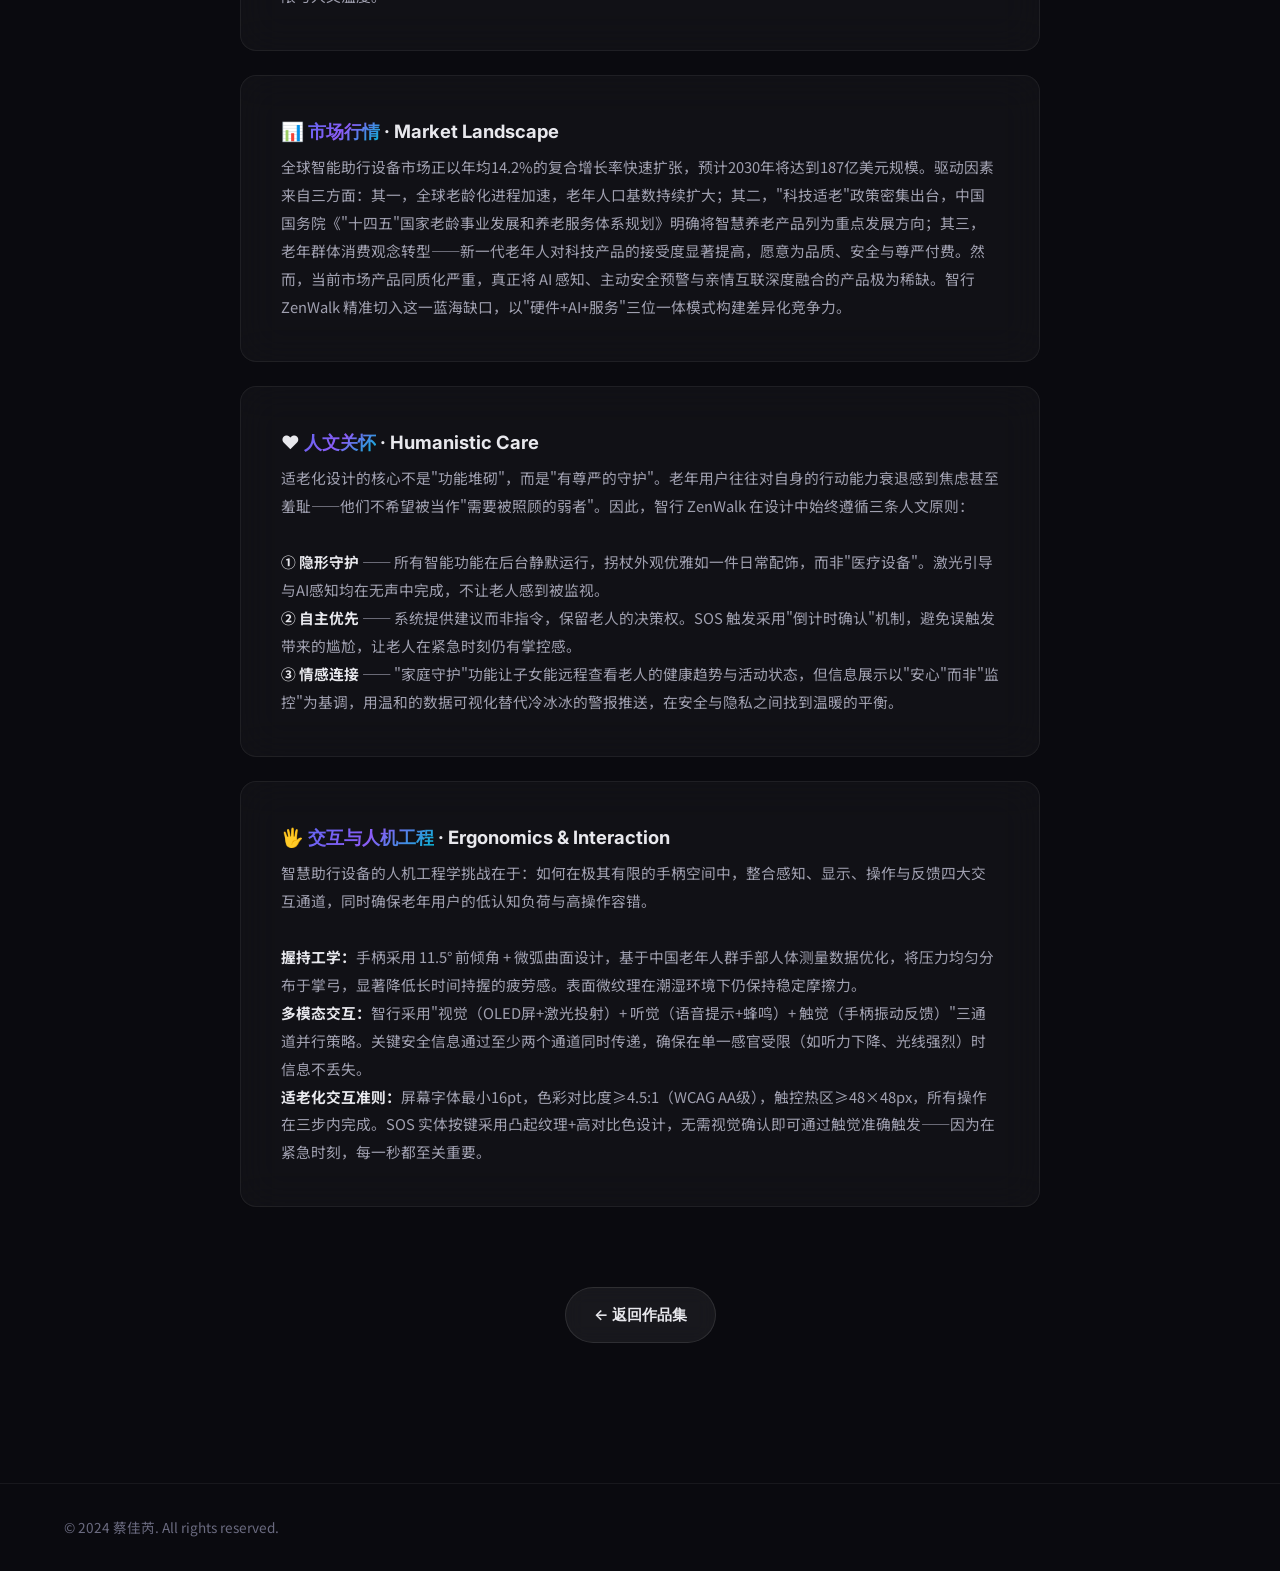
<file: project-2/index.html>
<!DOCTYPE html>
<html lang="zh-CN">
<head>
    <meta charset="UTF-8">
    <meta name="viewport" content="width=device-width, initial-scale=1.0">
    <meta name="description" content="智行 ZenWalk · 智能感知助行与远程监护系统 — 项目详情">
    <title>智行 ZenWalk — 蔡佳芮</title>
    <link rel="icon" type="image/png" sizes="512x512" href="../assets/web-logo.png">
    <link rel="preconnect" href="https://fonts.googleapis.com">
    <link rel="preconnect" href="https://fonts.gstatic.com" crossorigin>
    <link href="https://fonts.googleapis.com/css2?family=Inter:wght@300;400;500;600;700;800;900&family=Noto+Sans+SC:wght@300;400;500;700&display=swap" rel="stylesheet">
    <link rel="stylesheet" href="../style.css">
</head>
<body>
    <nav class="navbar scrolled" id="navbar">
        <div class="nav-container">
            <a href="../" class="nav-logo">
                <img src="../assets/web-logo.png" alt="Logo" class="logo-img" onerror="this.style.display='none'">
                <span class="logo-text">蔡佳芮</span>
            </a>
            <ul class="nav-links">
                <li><a href="../#home" class="nav-link">首页</a></li>
                <li><a href="../#projects" class="nav-link active">项目</a></li>
                <li><a href="../#about" class="nav-link">关于</a></li>
                <li><a href="../#contact" class="nav-link">联系</a></li>
            </ul>
        </div>
    </nav>

    <main class="project-page">
        <div class="section-container">
            <div class="project-hero">
                <span class="section-tag glass">📂 Case Study</span>
                <h1>智行 ZenWalk · 智能感知助行与远程监护系统</h1>
                <p>智行是一款面向老年人及行动不便人群的智能助行设备。突破传统拐杖单一支撑功能，将人体工学设计、AI环境感知、激光可视化引导、健康监测与远程亲情监护系统融合，打造集辅助行走、安全预警、健康管理、紧急救援于一体的智慧助行系统。让老人看见危险，让家人安心守护。</p>
            </div>

            <div class="project-meta">
                <span class="tag">工业设计</span>
                <span class="tag">适老化设计</span>
                <span class="tag">AI 智能硬件</span>
                <span class="tag">CMF 设计</span>
            </div>

            <div class="project-gallery">
                <img src="../assets/project-2/image-1.png" alt="智行 ZenWalk 产品海报" loading="lazy">
                <img src="../assets/project-2/image-2.png" alt="智行 ZenWalk 产品细节" loading="lazy">
                <img src="../assets/project-2/image-2b.png" alt="智行 ZenWalk 产品展示" loading="lazy">
                <img src="../assets/project-2/image-3.png" alt="智行 ZenWalk APP 界面设计" loading="lazy">
                <img src="../assets/project-2/image-4.png" alt="智行 ZenWalk 拐杖交互界面" loading="lazy">
                <img src="../assets/project-2/image-5.png" alt="智行 ZenWalk 产品细节展示" loading="lazy">
            </div>

            <!-- ═══════════════════════════════════════
            Design Research · 设计研究
            ═══════════════════════════════════════ -->
            <div class="project-narrative" style="max-width:800px; margin:0 auto 80px;">

                <!-- 适老化前景 -->
                <div class="glass-card" style="padding:40px; margin-bottom:24px;">
                    <h3 style="font-family:var(--font-heading); font-size:1.15rem; font-weight:700; margin-bottom:6px;">
                        🌏 <span class="gradient-text">适老化前景</span> · Aging-Friendly Future
                    </h3>
                    <p style="color:var(--color-text-secondary); font-size:0.92rem; line-height:1.9;">
                        据国家统计局数据，截至2025年末，中国60岁及以上人口已突破3.2亿，占总人口的22.8%，标志着中国正式进入中度老龄化社会。预计到2035年，这一比例将攀升至30%以上，银发经济市场规模有望达到30万亿元。然而，当前老年辅助器具市场仍以"被动辅助"为主——传统拐杖、轮椅、助行器仅提供物理支撑，缺乏主动感知、智能预警与情感连接的能力。智行 ZenWalk 正是在这一时代背景下应运而生：将 AI 视觉感知、激光引导、健康监测与远程监护融入一根拐杖之中，让"辅助行走"升级为"智慧守护"，重新定义适老化产品的技术上限与人文温度。
                    </p>
                </div>

                <!-- 市场行情 -->
                <div class="glass-card" style="padding:40px; margin-bottom:24px;">
                    <h3 style="font-family:var(--font-heading); font-size:1.15rem; font-weight:700; margin-bottom:6px;">
                        📊 <span class="gradient-text">市场行情</span> · Market Landscape
                    </h3>
                    <p style="color:var(--color-text-secondary); font-size:0.92rem; line-height:1.9;">
                        全球智能助行设备市场正以年均14.2%的复合增长率快速扩张，预计2030年将达到187亿美元规模。驱动因素来自三方面：其一，全球老龄化进程加速，老年人口基数持续扩大；其二，"科技适老"政策密集出台，中国国务院《"十四五"国家老龄事业发展和养老服务体系规划》明确将智慧养老产品列为重点发展方向；其三，老年群体消费观念转型——新一代老年人对科技产品的接受度显著提高，愿意为品质、安全与尊严付费。然而，当前市场产品同质化严重，真正将 AI 感知、主动安全预警与亲情互联深度融合的产品极为稀缺。智行 ZenWalk 精准切入这一蓝海缺口，以"硬件+AI+服务"三位一体模式构建差异化竞争力。
                    </p>
                </div>

                <!-- 人文关怀 -->
                <div class="glass-card" style="padding:40px; margin-bottom:24px;">
                    <h3 style="font-family:var(--font-heading); font-size:1.15rem; font-weight:700; margin-bottom:6px;">
                        ❤️ <span class="gradient-text">人文关怀</span> · Humanistic Care
                    </h3>
                    <p style="color:var(--color-text-secondary); font-size:0.92rem; line-height:1.9;">
                        适老化设计的核心不是"功能堆砌"，而是"有尊严的守护"。老年用户往往对自身的行动能力衰退感到焦虑甚至羞耻——他们不希望被当作"需要被照顾的弱者"。因此，智行 ZenWalk 在设计中始终遵循三条人文原则：<br><br>
                        <strong style="color:var(--color-text);">① 隐形守护</strong> —— 所有智能功能在后台静默运行，拐杖外观优雅如一件日常配饰，而非"医疗设备"。激光引导与AI感知均在无声中完成，不让老人感到被监视。<br>
                        <strong style="color:var(--color-text);">② 自主优先</strong> —— 系统提供建议而非指令，保留老人的决策权。SOS 触发采用"倒计时确认"机制，避免误触发带来的尴尬，让老人在紧急时刻仍有掌控感。<br>
                        <strong style="color:var(--color-text);">③ 情感连接</strong> —— "家庭守护"功能让子女能远程查看老人的健康趋势与活动状态，但信息展示以"安心"而非"监控"为基调，用温和的数据可视化替代冷冰冰的警报推送，在安全与隐私之间找到温暖的平衡。
                    </p>
                </div>

                <!-- 交互与人机工程 -->
                <div class="glass-card" style="padding:40px; margin-bottom:24px;">
                    <h3 style="font-family:var(--font-heading); font-size:1.15rem; font-weight:700; margin-bottom:6px;">
                        🖐️ <span class="gradient-text">交互与人机工程</span> · Ergonomics & Interaction
                    </h3>
                    <p style="color:var(--color-text-secondary); font-size:0.92rem; line-height:1.9;">
                        智慧助行设备的人机工程学挑战在于：如何在极其有限的手柄空间中，整合感知、显示、操作与反馈四大交互通道，同时确保老年用户的低认知负荷与高操作容错。<br><br>
                        <strong style="color:var(--color-text);">握持工学：</strong>手柄采用 11.5° 前倾角 + 微弧曲面设计，基于中国老年人群手部人体测量数据优化，将压力均匀分布于掌弓，显著降低长时间持握的疲劳感。表面微纹理在潮湿环境下仍保持稳定摩擦力。<br>
                        <strong style="color:var(--color-text);">多模态交互：</strong>智行采用"视觉（OLED屏+激光投射）+ 听觉（语音提示+蜂鸣）+ 触觉（手柄振动反馈）"三通道并行策略。关键安全信息通过至少两个通道同时传递，确保在单一感官受限（如听力下降、光线强烈）时信息不丢失。<br>
                        <strong style="color:var(--color-text);">适老化交互准则：</strong>屏幕字体最小16pt，色彩对比度≥4.5:1（WCAG AA级），触控热区≥48×48px，所有操作在三步内完成。SOS 实体按键采用凸起纹理+高对比色设计，无需视觉确认即可通过触觉准确触发——因为在紧急时刻，每一秒都至关重要。
                    </p>
                </div>

            </div>

            <div class="project-back">
                <a href="../#projects" class="btn btn-glass">
                    ← 返回作品集
                </a>
            </div>
        </div>
    </main>

    <footer class="footer">
        <div class="footer-container">
            <p class="footer-text">&copy; 2024 蔡佳芮. All rights reserved.</p>
        </div>
    </footer>

    <script src="../script.js"></script>
</body>
</html>
</file>
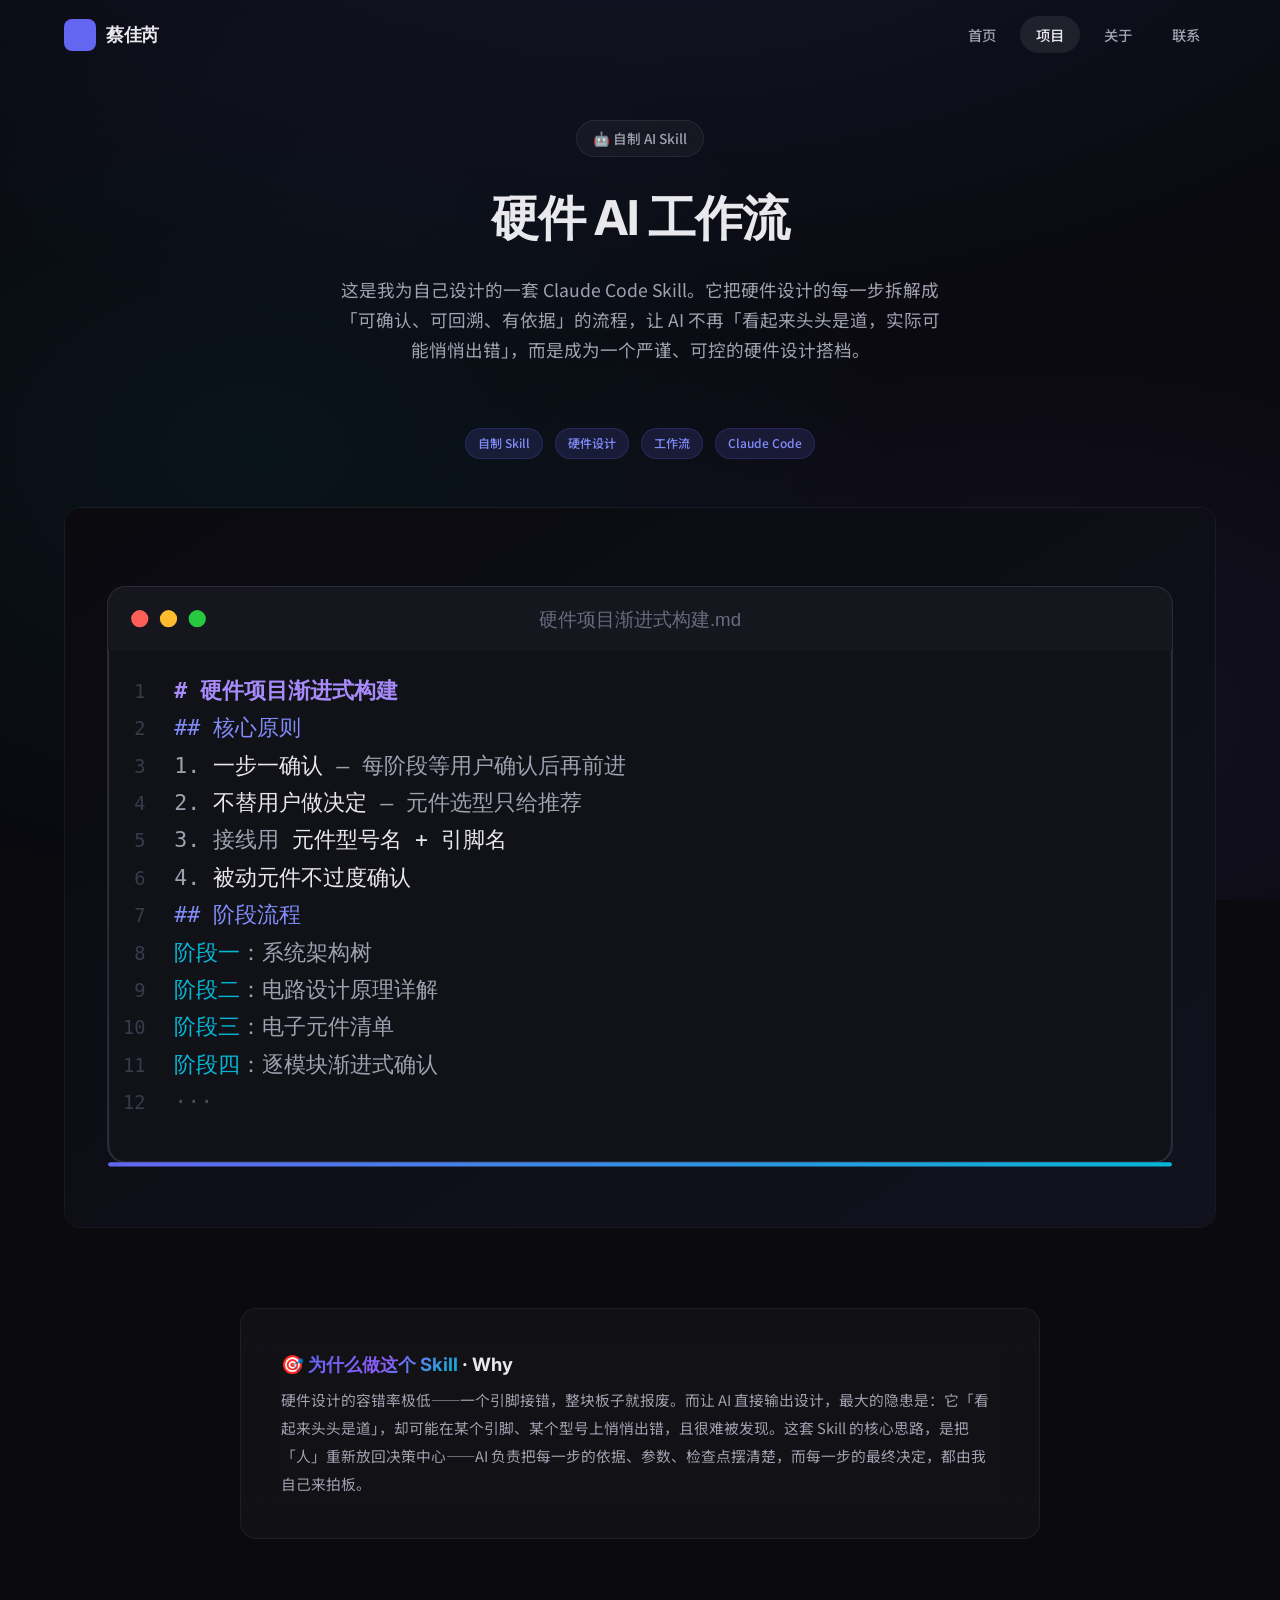
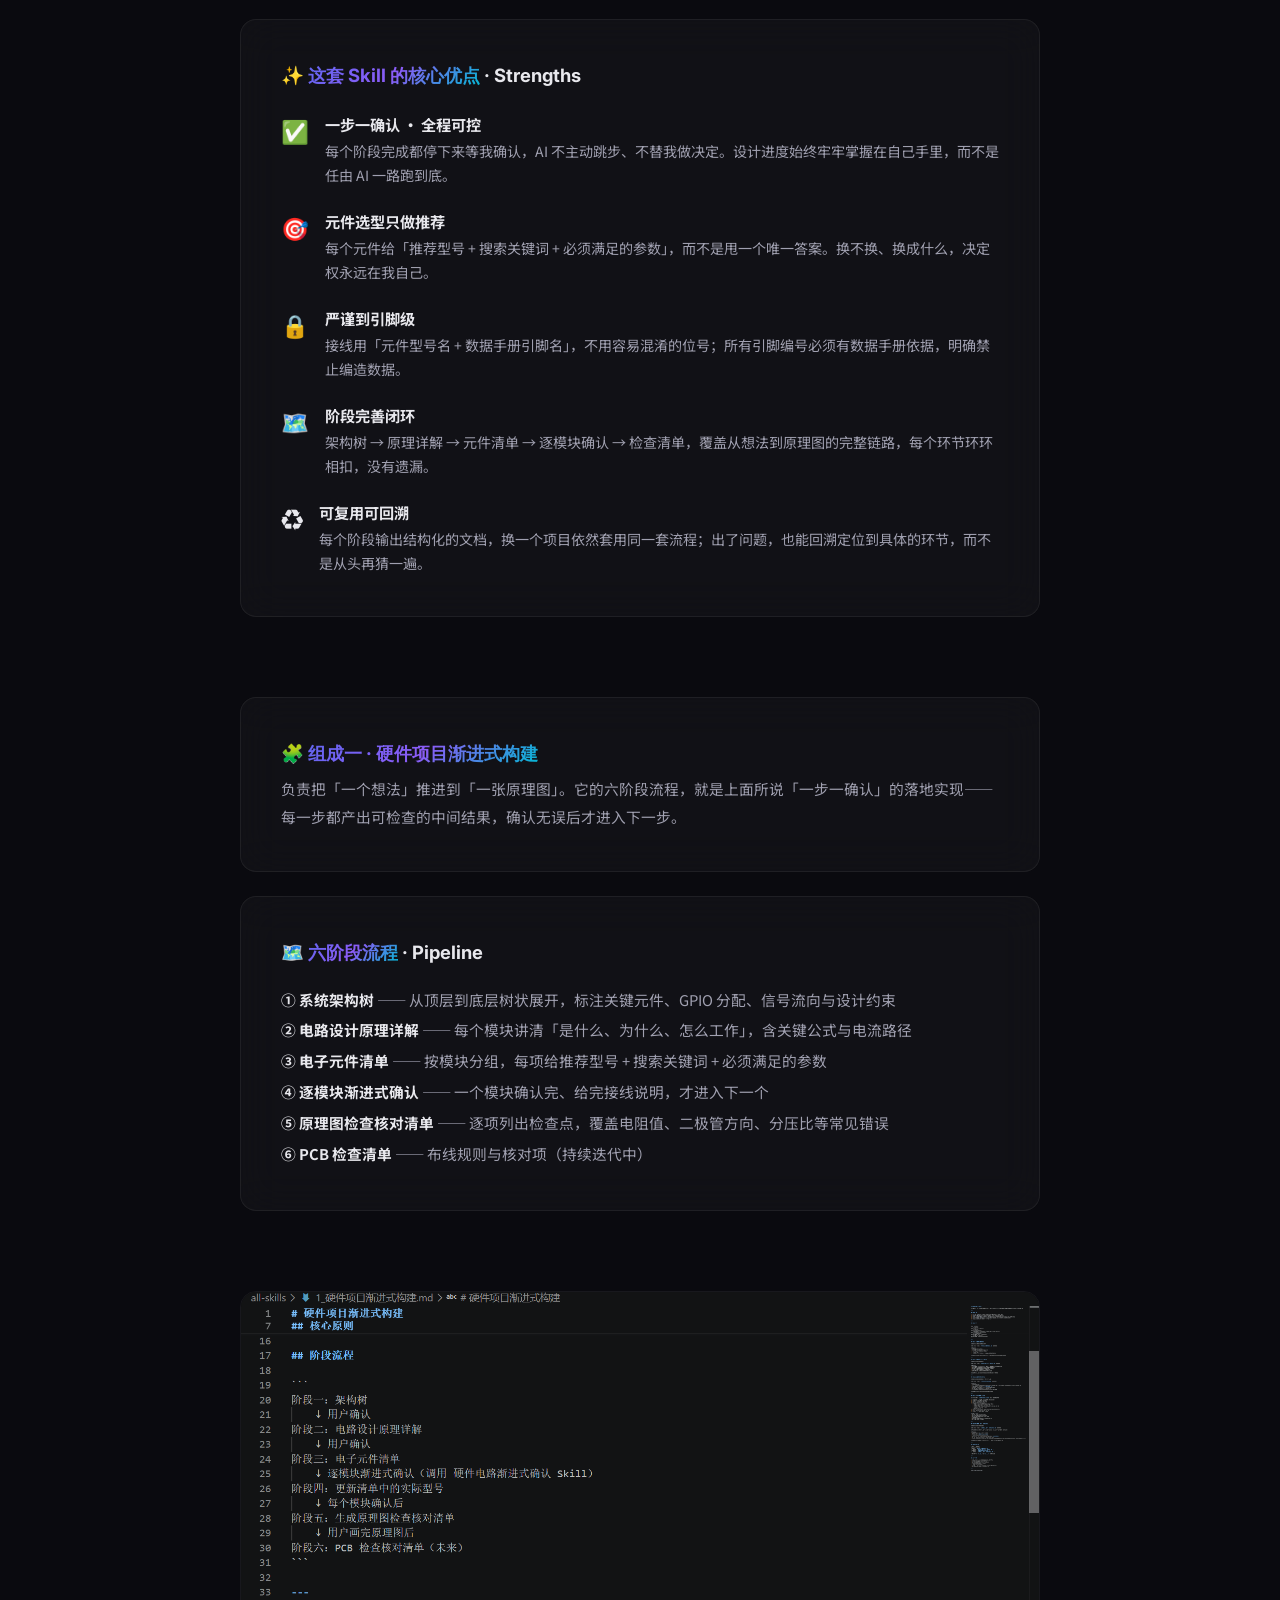
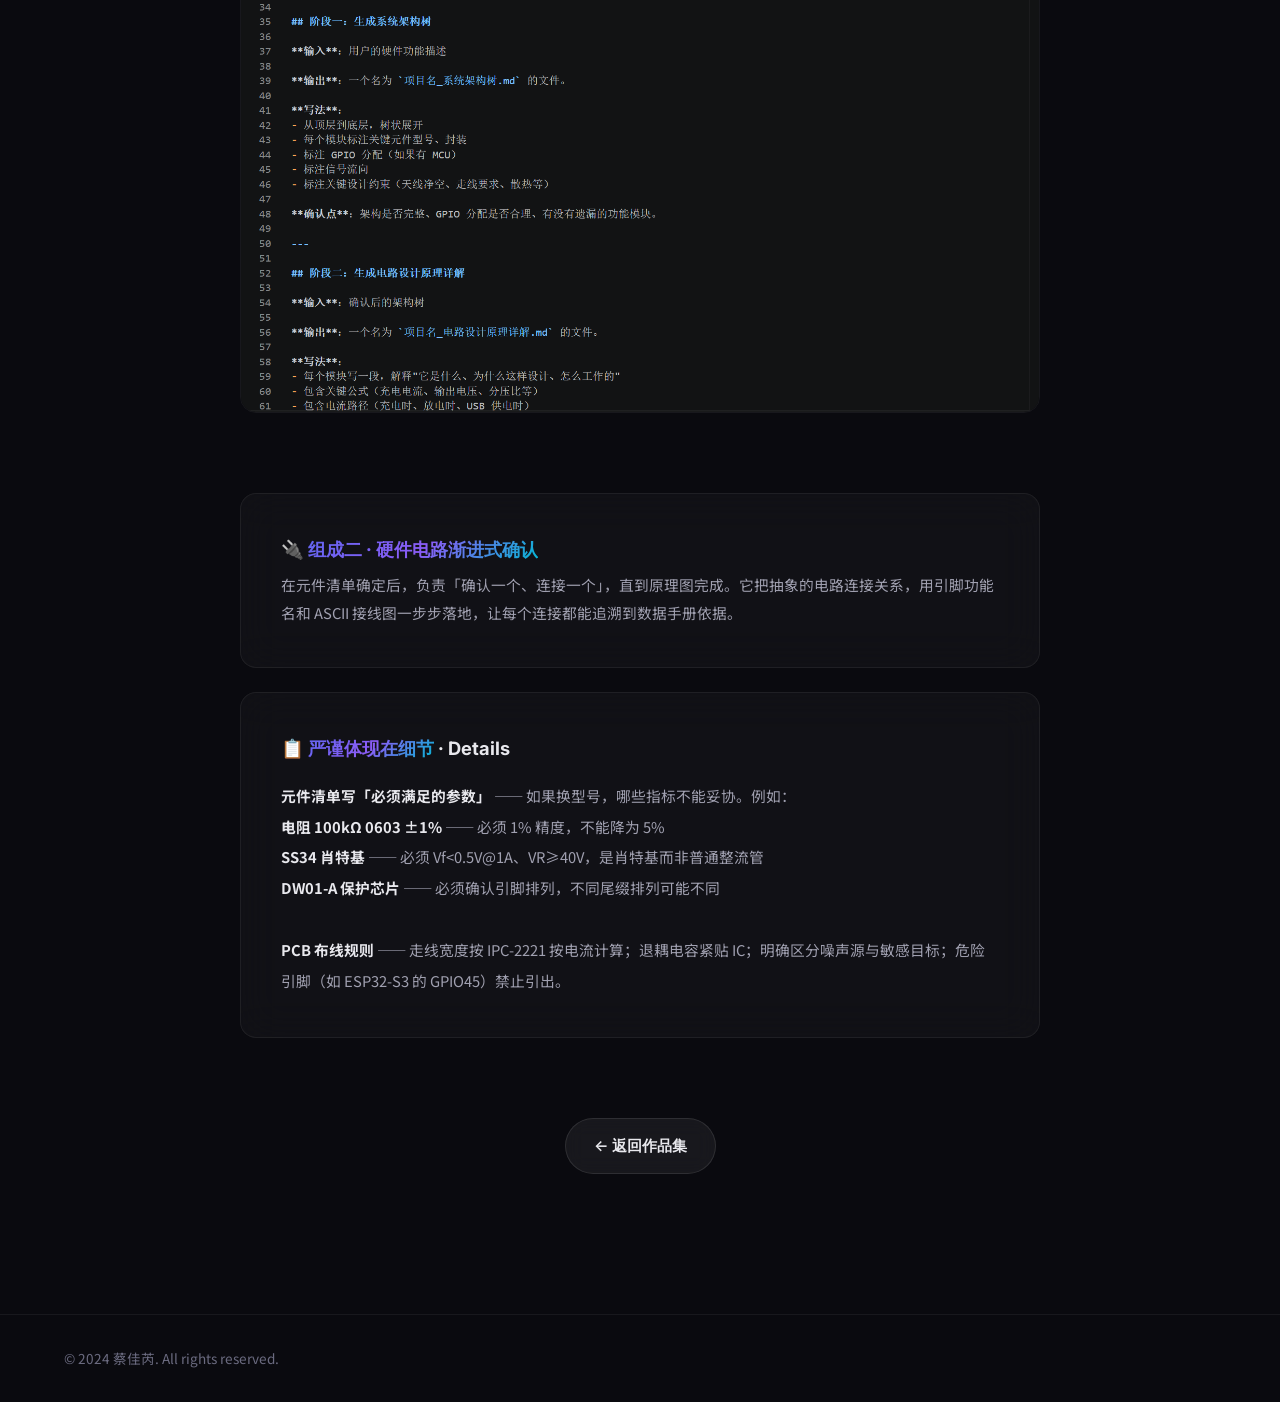
<file: project-4/index.html>
<!DOCTYPE html>
<html lang="zh-CN">
<head>
    <meta charset="UTF-8">
    <meta name="viewport" content="width=device-width, initial-scale=1.0">
    <meta name="description" content="硬件 AI 工作流 · 自制的 Claude Code Skill — 项目详情">
    <title>硬件 AI 工作流 — 蔡佳芮</title>
    <link rel="icon" type="image/png" sizes="512x512" href="../assets/web-logo.png">
    <link rel="preconnect" href="https://fonts.googleapis.com">
    <link rel="preconnect" href="https://fonts.gstatic.com" crossorigin>
    <link href="https://fonts.googleapis.com/css2?family=Inter:wght@300;400;500;600;700;800;900&family=Noto+Sans+SC:wght@300;400;500;700&display=swap" rel="stylesheet">
    <link rel="stylesheet" href="../style.css">
</head>
<body>
    <nav class="navbar scrolled" id="navbar">
        <div class="nav-container">
            <a href="../" class="nav-logo">
                <img src="../assets/web-logo.png" alt="Logo" class="logo-img" onerror="this.style.display='none'">
                <span class="logo-text">蔡佳芮</span>
            </a>
            <ul class="nav-links">
                <li><a href="../#home" class="nav-link">首页</a></li>
                <li><a href="../#projects" class="nav-link active">项目</a></li>
                <li><a href="../#about" class="nav-link">关于</a></li>
                <li><a href="../#contact" class="nav-link">联系</a></li>
            </ul>
        </div>
    </nav>

    <main class="project-page">
        <div class="section-container">
            <div class="project-hero">
                <span class="section-tag glass">🤖 自制 AI Skill</span>
                <h1>硬件 AI 工作流</h1>
                <p>这是我为自己设计的一套 Claude Code Skill。它把硬件设计的每一步拆解成「可确认、可回溯、有依据」的流程，让 AI 不再「看起来头头是道，实际可能悄悄出错」，而是成为一个严谨、可控的硬件设计搭档。</p>
            </div>

            <div class="project-meta">
                <span class="tag">自制 Skill</span>
                <span class="tag">硬件设计</span>
                <span class="tag">工作流</span>
                <span class="tag">Claude Code</span>
            </div>

            <div class="project-gallery">
                <img src="../assets/project-4/cover.svg" alt="硬件 AI 工作流 封面" loading="lazy">
            </div>

            <!-- ═══════════════════════════════════════
            为什么做这个 Skill
            ═══════════════════════════════════════ -->
            <div class="project-narrative" style="max-width:800px; margin:0 auto 80px;">

                <div class="glass-card" style="padding:40px; margin-bottom:24px;">
                    <h3 style="font-family:var(--font-heading); font-size:1.15rem; font-weight:700; margin-bottom:6px;">
                        🎯 <span class="gradient-text">为什么做这个 Skill</span> · Why
                    </h3>
                    <p style="color:var(--color-text-secondary); font-size:0.92rem; line-height:1.9;">
                        硬件设计的容错率极低——一个引脚接错，整块板子就报废。而让 AI 直接输出设计，最大的隐患是：它「看起来头头是道」，却可能在某个引脚、某个型号上悄悄出错，且很难被发现。这套 Skill 的核心思路，是把「人」重新放回决策中心——AI 负责把每一步的依据、参数、检查点摆清楚，而每一步的最终决定，都由我自己来拍板。
                    </p>
                </div>

            </div>

            <!-- ═══════════════════════════════════════
            核心优点
            ═══════════════════════════════════════ -->
            <div class="project-narrative" style="max-width:800px; margin:0 auto 80px;">

                <div class="glass-card" style="padding:40px; margin-bottom:24px;">
                    <h3 style="font-family:var(--font-heading); font-size:1.15rem; font-weight:700; margin-bottom:20px;">
                        ✨ <span class="gradient-text">这套 Skill 的核心优点</span> · Strengths
                    </h3>
                    <div style="display:flex; flex-direction:column; gap:20px;">

                        <div style="display:flex; gap:16px; align-items:flex-start;">
                            <span style="font-size:1.4rem; flex-shrink:0;">✅</span>
                            <div>
                                <strong style="color:var(--color-text); font-size:0.95rem;">一步一确认 · 全程可控</strong>
                                <p style="color:var(--color-text-secondary); font-size:0.88rem; line-height:1.7; margin-top:2px;">每个阶段完成都停下来等我确认，AI 不主动跳步、不替我做决定。设计进度始终牢牢掌握在自己手里，而不是任由 AI 一路跑到底。</p>
                            </div>
                        </div>

                        <div style="display:flex; gap:16px; align-items:flex-start;">
                            <span style="font-size:1.4rem; flex-shrink:0;">🎯</span>
                            <div>
                                <strong style="color:var(--color-text); font-size:0.95rem;">元件选型只做推荐</strong>
                                <p style="color:var(--color-text-secondary); font-size:0.88rem; line-height:1.7; margin-top:2px;">每个元件给「推荐型号 + 搜索关键词 + 必须满足的参数」，而不是甩一个唯一答案。换不换、换成什么，决定权永远在我自己。</p>
                            </div>
                        </div>

                        <div style="display:flex; gap:16px; align-items:flex-start;">
                            <span style="font-size:1.4rem; flex-shrink:0;">🔒</span>
                            <div>
                                <strong style="color:var(--color-text); font-size:0.95rem;">严谨到引脚级</strong>
                                <p style="color:var(--color-text-secondary); font-size:0.88rem; line-height:1.7; margin-top:2px;">接线用「元件型号名 + 数据手册引脚名」，不用容易混淆的位号；所有引脚编号必须有数据手册依据，明确禁止编造数据。</p>
                            </div>
                        </div>

                        <div style="display:flex; gap:16px; align-items:flex-start;">
                            <span style="font-size:1.4rem; flex-shrink:0;">🗺️</span>
                            <div>
                                <strong style="color:var(--color-text); font-size:0.95rem;">阶段完善闭环</strong>
                                <p style="color:var(--color-text-secondary); font-size:0.88rem; line-height:1.7; margin-top:2px;">架构树 → 原理详解 → 元件清单 → 逐模块确认 → 检查清单，覆盖从想法到原理图的完整链路，每个环节环环相扣，没有遗漏。</p>
                            </div>
                        </div>

                        <div style="display:flex; gap:16px; align-items:flex-start;">
                            <span style="font-size:1.4rem; flex-shrink:0;">♻️</span>
                            <div>
                                <strong style="color:var(--color-text); font-size:0.95rem;">可复用可回溯</strong>
                                <p style="color:var(--color-text-secondary); font-size:0.88rem; line-height:1.7; margin-top:2px;">每个阶段输出结构化的文档，换一个项目依然套用同一套流程；出了问题，也能回溯定位到具体的环节，而不是从头再猜一遍。</p>
                            </div>
                        </div>

                    </div>
                </div>

            </div>

            <!-- ═══════════════════════════════════════
            组成一：硬件项目渐进式构建
            ═══════════════════════════════════════ -->
            <div class="project-narrative" style="max-width:800px; margin:0 auto 80px;">

                <div class="glass-card" style="padding:40px; margin-bottom:24px;">
                    <h3 style="font-family:var(--font-heading); font-size:1.15rem; font-weight:700; margin-bottom:6px;">
                        🧩 <span class="gradient-text">组成一 · 硬件项目渐进式构建</span>
                    </h3>
                    <p style="color:var(--color-text-secondary); font-size:0.92rem; line-height:1.9;">
                        负责把「一个想法」推进到「一张原理图」。它的六阶段流程，就是上面所说「一步一确认」的落地实现——每一步都产出可检查的中间结果，确认无误后才进入下一步。
                    </p>
                </div>

                <div class="glass-card" style="padding:40px; margin-bottom:24px;">
                    <h3 style="font-family:var(--font-heading); font-size:1.15rem; font-weight:700; margin-bottom:16px;">
                        🗺️ <span class="gradient-text">六阶段流程</span> · Pipeline
                    </h3>
                    <p style="color:var(--color-text-secondary); font-size:0.92rem; line-height:2.1;">
                        <strong style="color:var(--color-text);">① 系统架构树</strong> —— 从顶层到底层树状展开，标注关键元件、GPIO 分配、信号流向与设计约束<br>
                        <strong style="color:var(--color-text);">② 电路设计原理详解</strong> —— 每个模块讲清「是什么、为什么、怎么工作」，含关键公式与电流路径<br>
                        <strong style="color:var(--color-text);">③ 电子元件清单</strong> —— 按模块分组，每项给推荐型号 + 搜索关键词 + 必须满足的参数<br>
                        <strong style="color:var(--color-text);">④ 逐模块渐进式确认</strong> —— 一个模块确认完、给完接线说明，才进入下一个<br>
                        <strong style="color:var(--color-text);">⑤ 原理图检查核对清单</strong> —— 逐项列出检查点，覆盖电阻值、二极管方向、分压比等常见错误<br>
                        <strong style="color:var(--color-text);">⑥ PCB 检查清单</strong> —— 布线规则与核对项（持续迭代中）
                    </p>
                </div>

            </div>

            <!-- skill 架构图 -->
            <div class="project-gallery" style="max-width:800px; margin:0 auto 80px;">
                <img src="../assets/project-4/skill-diagram.png" alt="硬件 AI 工作流 · Skill 架构图" loading="lazy">
            </div>

            <!-- ═══════════════════════════════════════
            组成二：硬件电路渐进式确认
            ═══════════════════════════════════════ -->
            <div class="project-narrative" style="max-width:800px; margin:0 auto 80px;">

                <div class="glass-card" style="padding:40px; margin-bottom:24px;">
                    <h3 style="font-family:var(--font-heading); font-size:1.15rem; font-weight:700; margin-bottom:6px;">
                        🔌 <span class="gradient-text">组成二 · 硬件电路渐进式确认</span>
                    </h3>
                    <p style="color:var(--color-text-secondary); font-size:0.92rem; line-height:1.9;">
                        在元件清单确定后，负责「确认一个、连接一个」，直到原理图完成。它把抽象的电路连接关系，用引脚功能名和 ASCII 接线图一步步落地，让每个连接都能追溯到数据手册依据。
                    </p>
                </div>

                <div class="glass-card" style="padding:40px; margin-bottom:24px;">
                    <h3 style="font-family:var(--font-heading); font-size:1.15rem; font-weight:700; margin-bottom:16px;">
                        📋 <span class="gradient-text">严谨体现在细节</span> · Details
                    </h3>
                    <p style="color:var(--color-text-secondary); font-size:0.92rem; line-height:2.1;">
                        <strong style="color:var(--color-text);">元件清单写「必须满足的参数」</strong> —— 如果换型号，哪些指标不能妥协。例如：<br>
                        <strong style="color:var(--color-text);">电阻 100kΩ 0603 ±1%</strong> —— 必须 1% 精度，不能降为 5%<br>
                        <strong style="color:var(--color-text);">SS34 肖特基</strong> —— 必须 Vf&lt;0.5V@1A、VR≥40V，是肖特基而非普通整流管<br>
                        <strong style="color:var(--color-text);">DW01-A 保护芯片</strong> —— 必须确认引脚排列，不同尾缀排列可能不同<br><br>
                        <strong style="color:var(--color-text);">PCB 布线规则</strong> —— 走线宽度按 IPC-2221 按电流计算；退耦电容紧贴 IC；明确区分噪声源与敏感目标；危险引脚（如 ESP32-S3 的 GPIO45）禁止引出。
                    </p>
                </div>

            </div>

            <div class="project-back">
                <a href="../#projects" class="btn btn-glass">
                    ← 返回作品集
                </a>
            </div>
        </div>
    </main>

    <footer class="footer">
        <div class="footer-container">
            <p class="footer-text">&copy; 2024 蔡佳芮. All rights reserved.</p>
        </div>
    </footer>

    <script src="../script.js"></script>
</body>
</html>
</file>
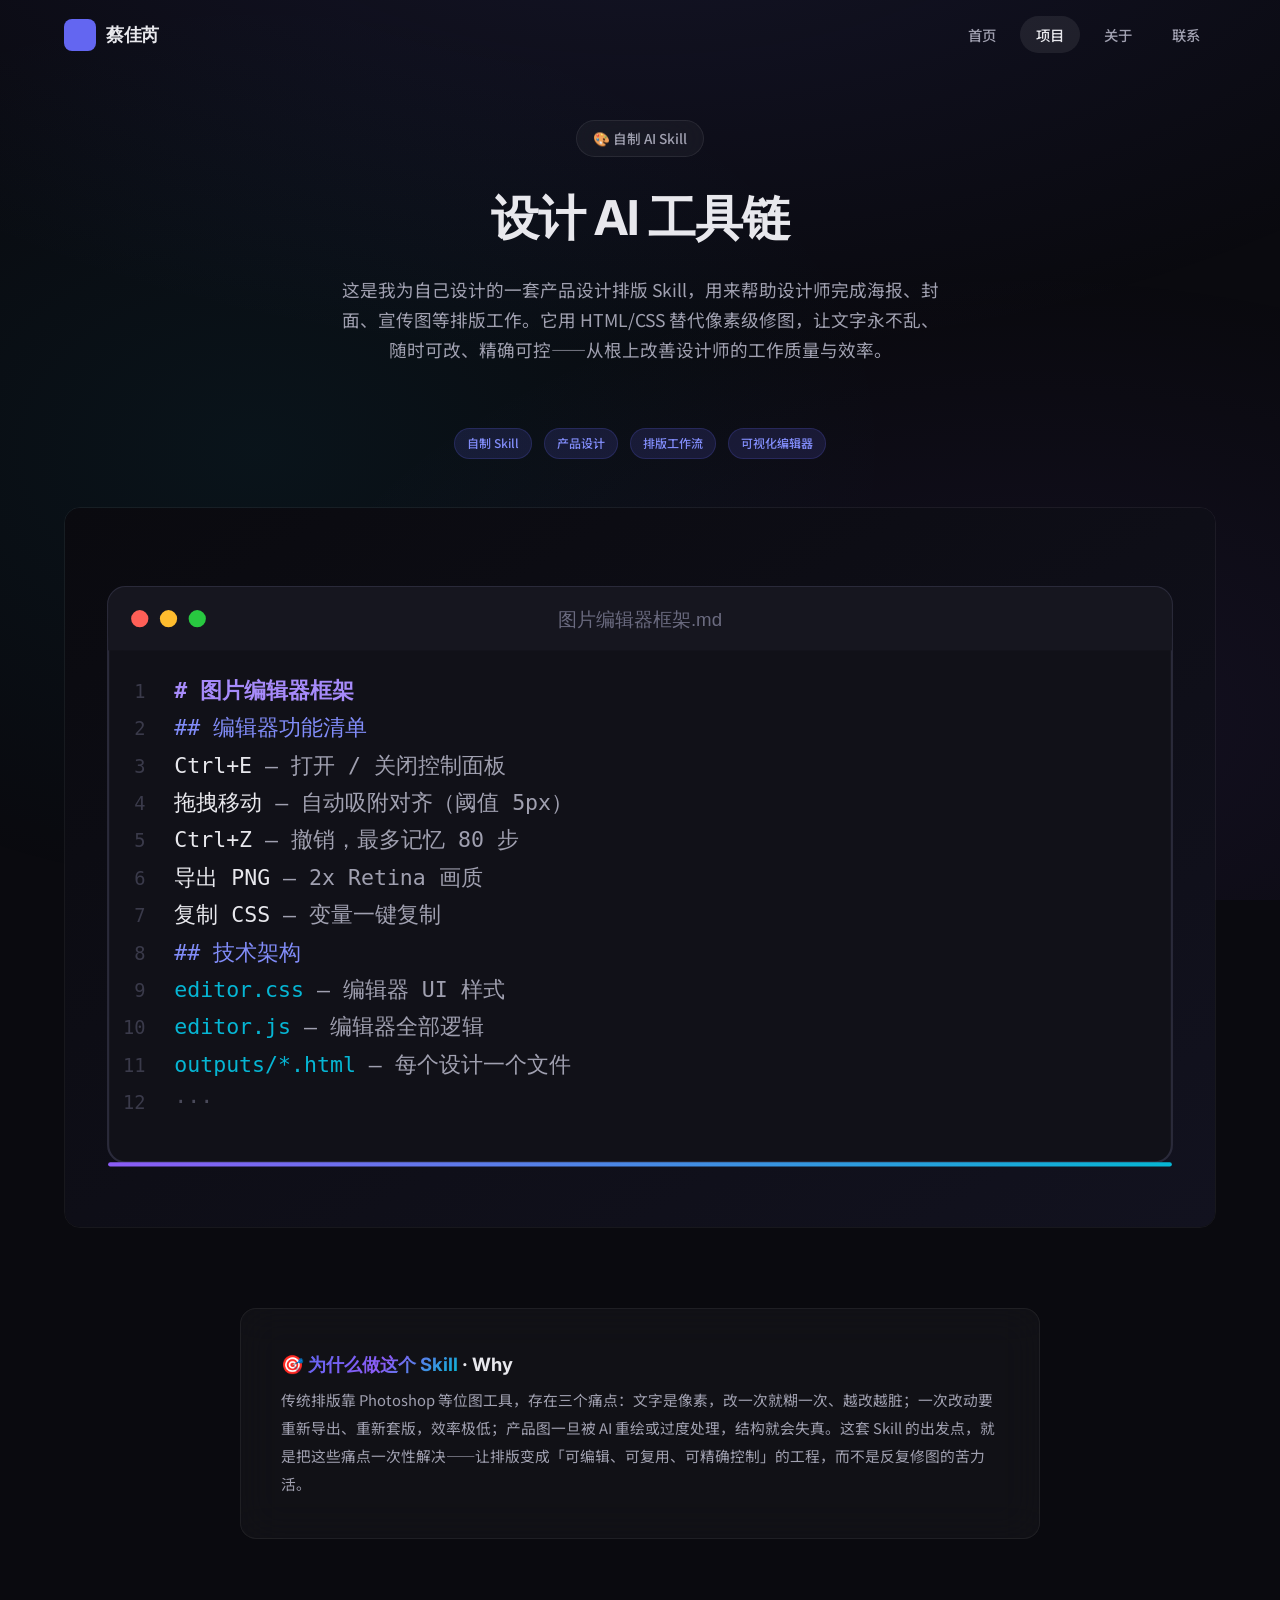
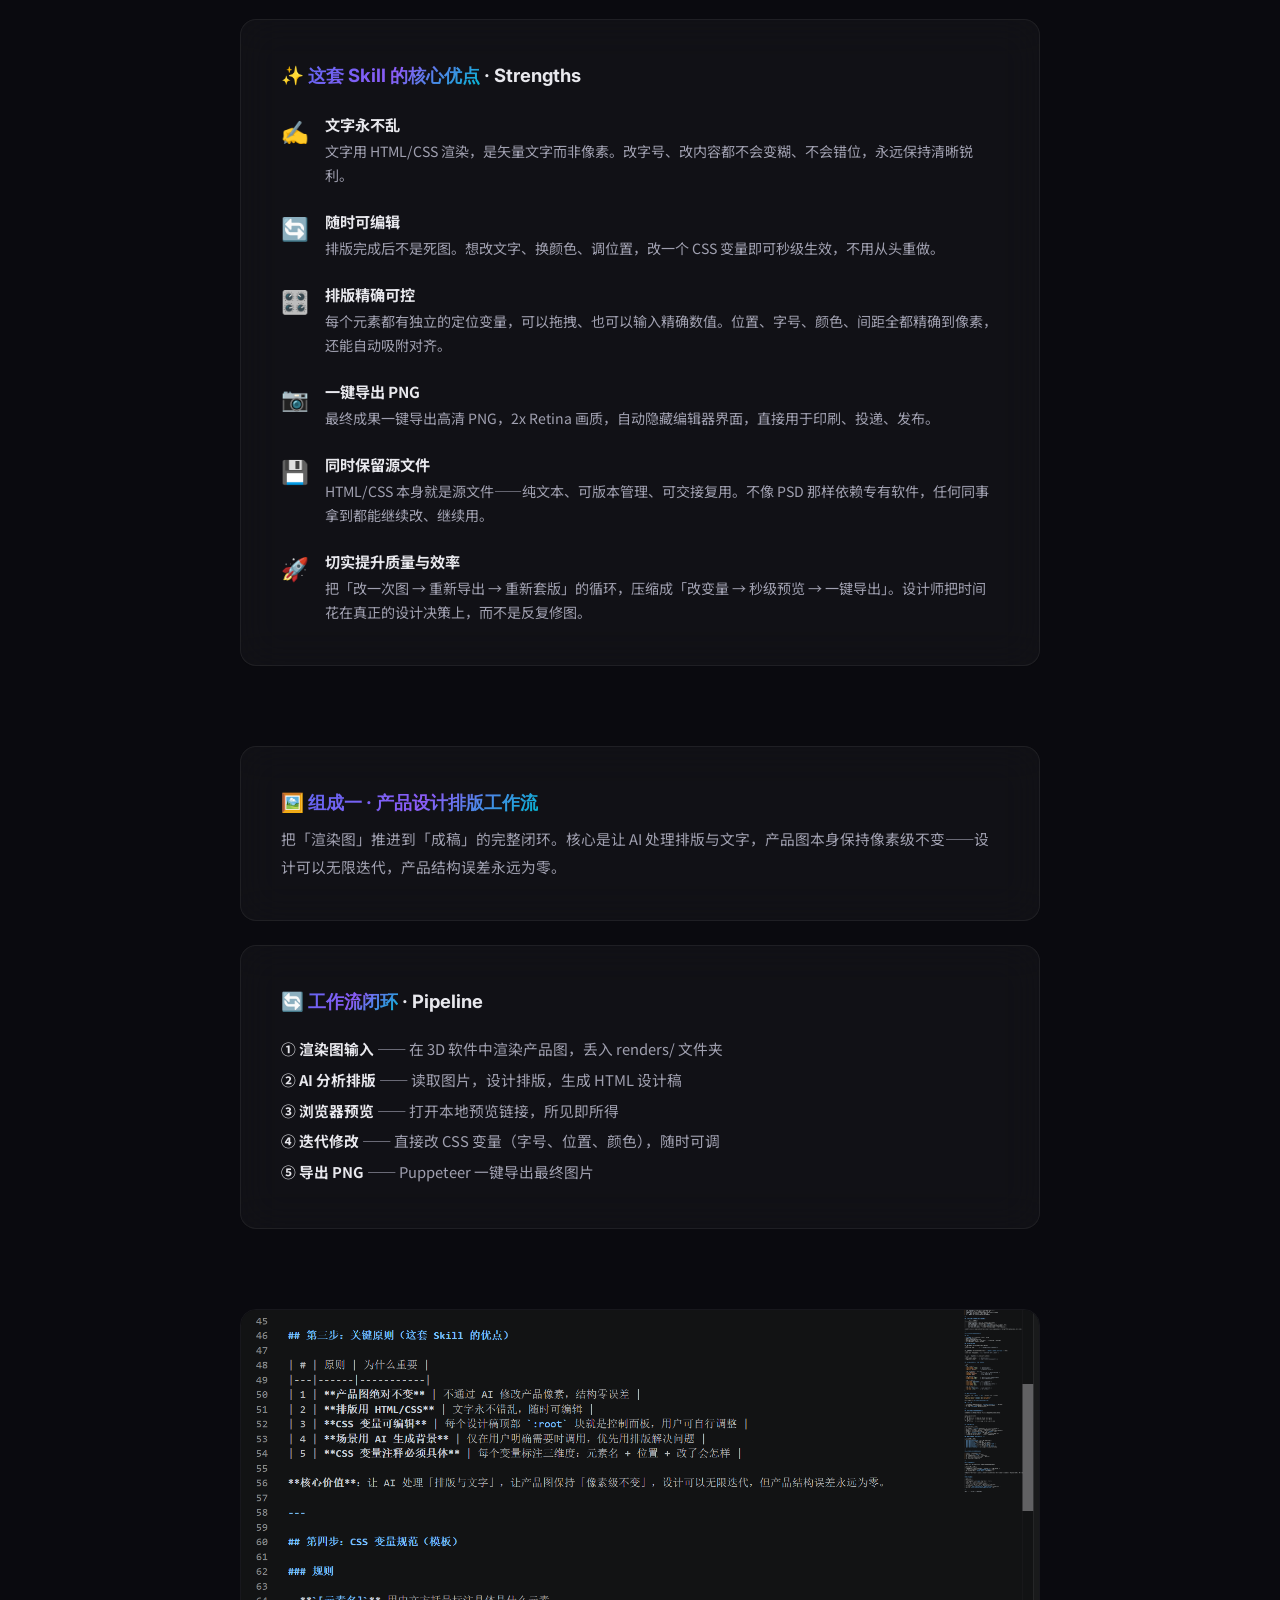
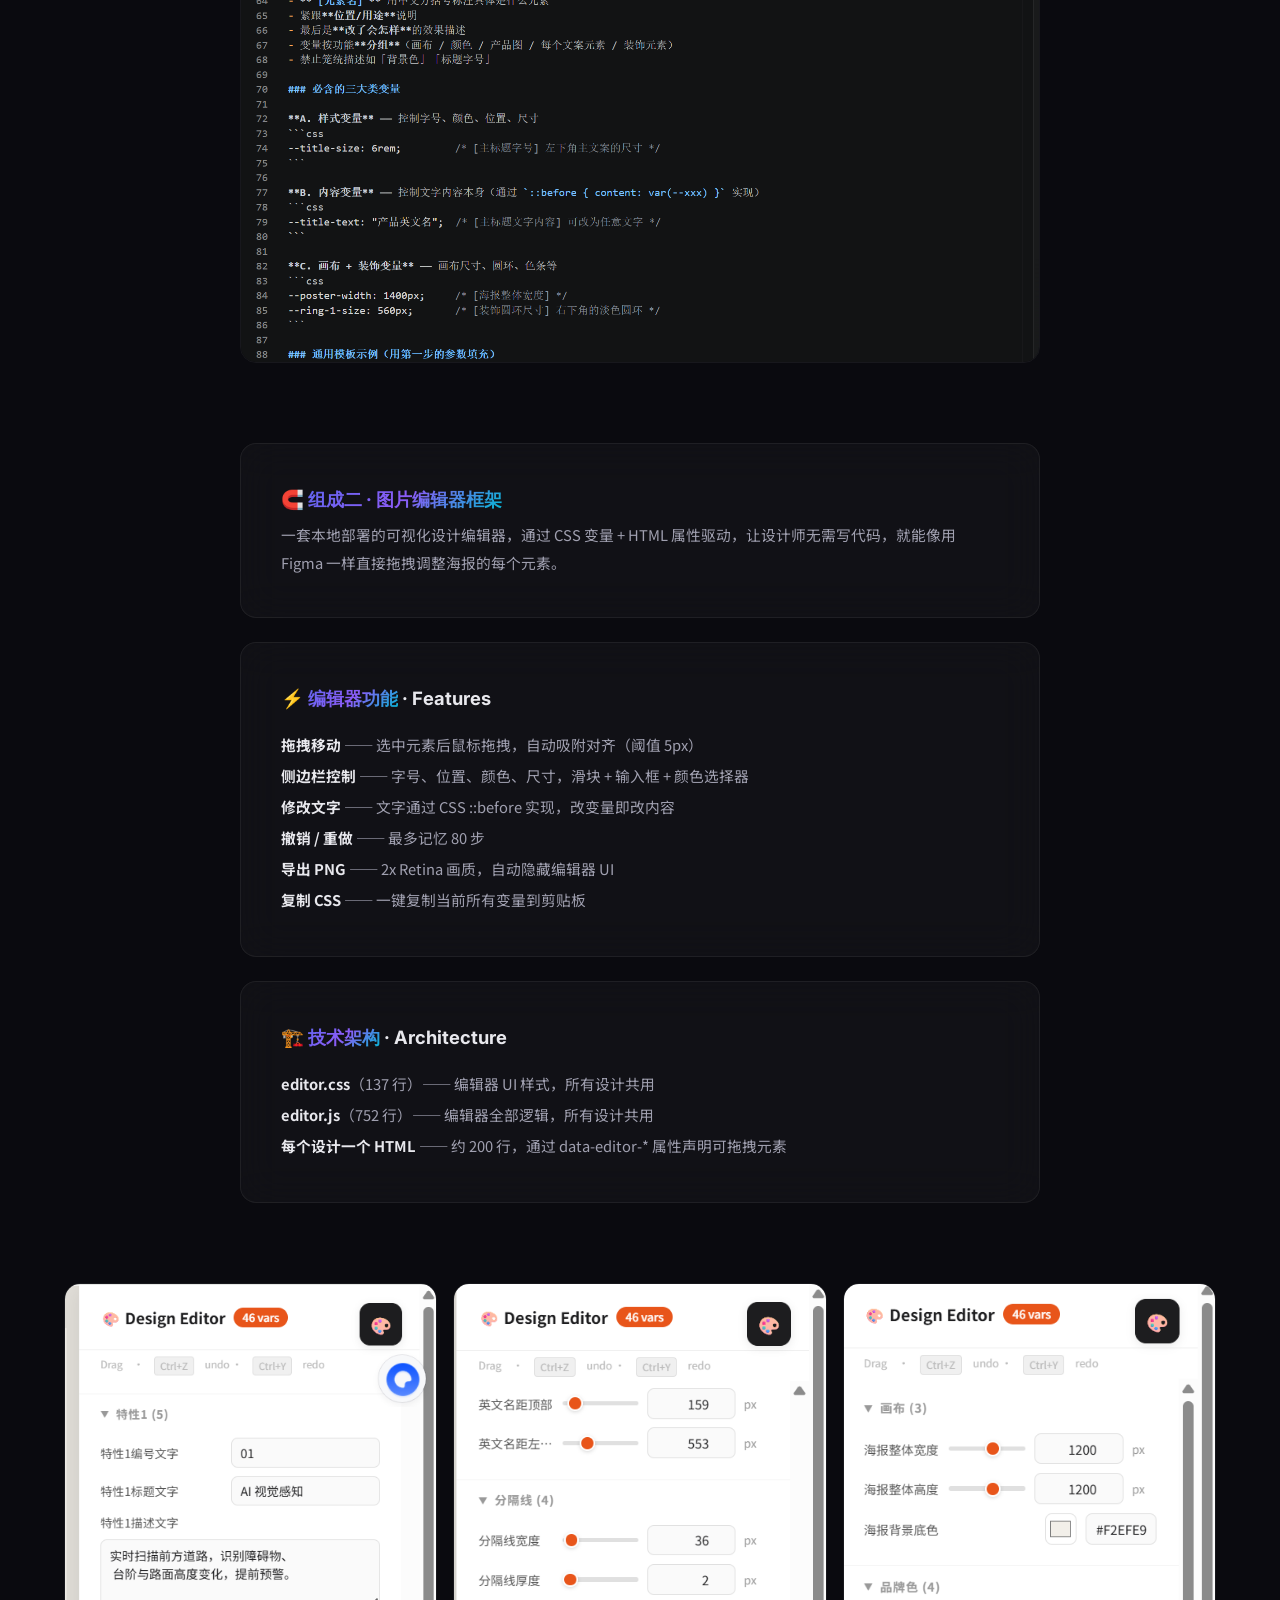
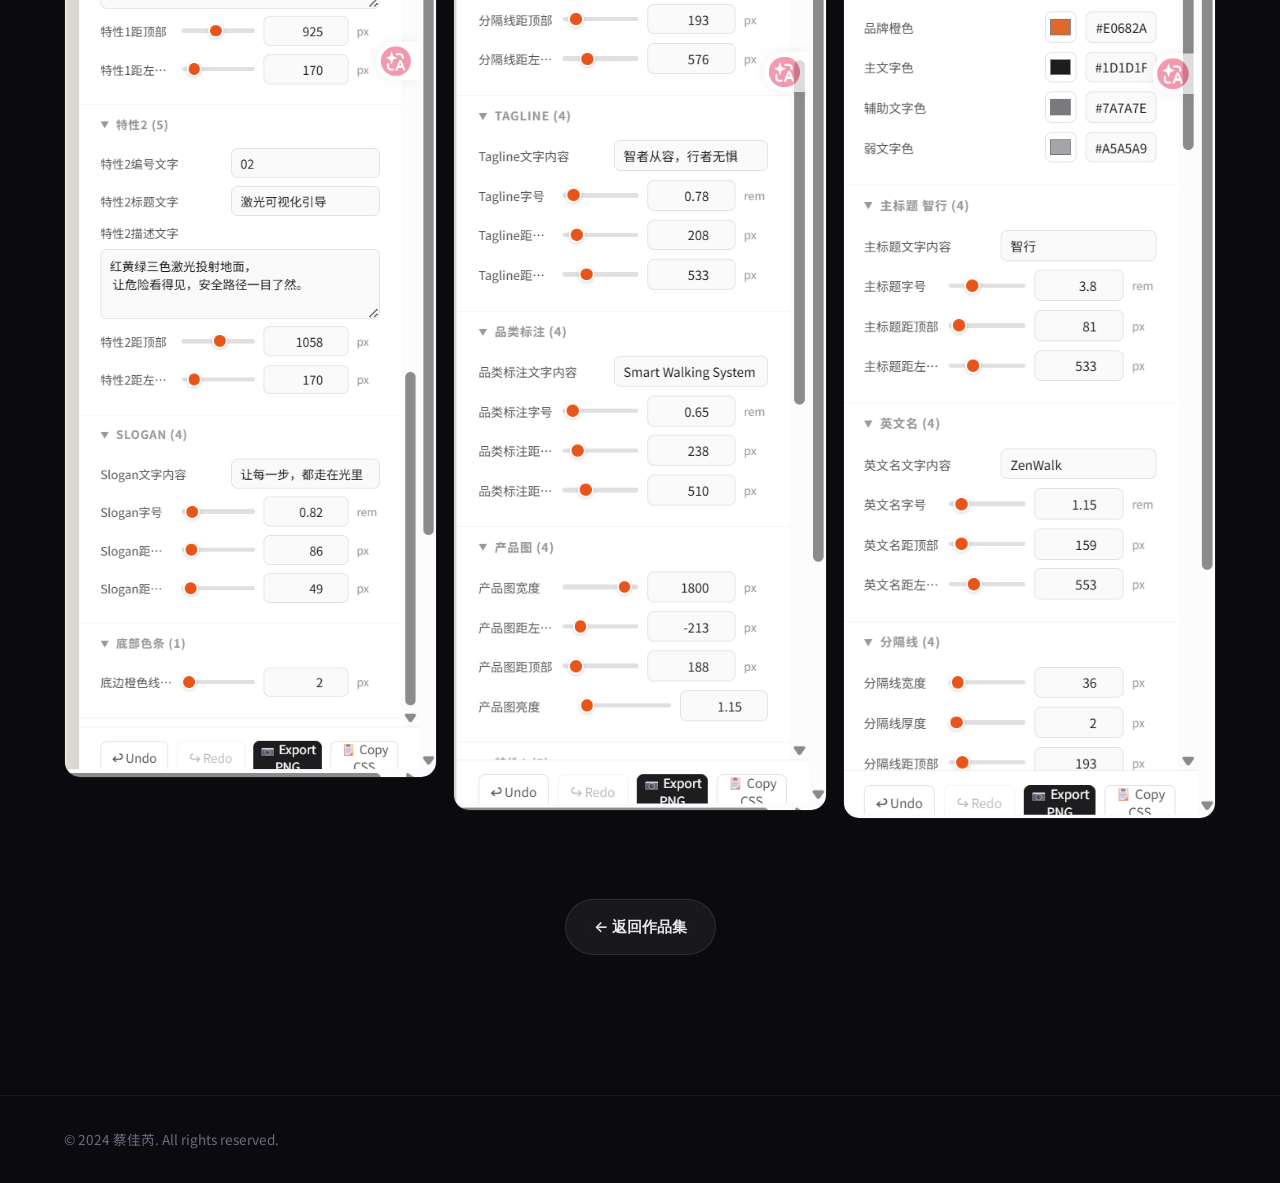
<file: project-5/index.html>
<!DOCTYPE html>
<html lang="zh-CN">
<head>
    <meta charset="UTF-8">
    <meta name="viewport" content="width=device-width, initial-scale=1.0">
    <meta name="description" content="设计 AI 工具链 · 自制的产品设计排版 Skill — 项目详情">
    <title>设计 AI 工具链 — 蔡佳芮</title>
    <link rel="icon" type="image/png" sizes="512x512" href="../assets/web-logo.png">
    <link rel="preconnect" href="https://fonts.googleapis.com">
    <link rel="preconnect" href="https://fonts.gstatic.com" crossorigin>
    <link href="https://fonts.googleapis.com/css2?family=Inter:wght@300;400;500;600;700;800;900&family=Noto+Sans+SC:wght@300;400;500;700&display=swap" rel="stylesheet">
    <link rel="stylesheet" href="../style.css">
</head>
<body>
    <nav class="navbar scrolled" id="navbar">
        <div class="nav-container">
            <a href="../" class="nav-logo">
                <img src="../assets/web-logo.png" alt="Logo" class="logo-img" onerror="this.style.display='none'">
                <span class="logo-text">蔡佳芮</span>
            </a>
            <ul class="nav-links">
                <li><a href="../#home" class="nav-link">首页</a></li>
                <li><a href="../#projects" class="nav-link active">项目</a></li>
                <li><a href="../#about" class="nav-link">关于</a></li>
                <li><a href="../#contact" class="nav-link">联系</a></li>
            </ul>
        </div>
    </nav>

    <main class="project-page">
        <div class="section-container">
            <div class="project-hero">
                <span class="section-tag glass">🎨 自制 AI Skill</span>
                <h1>设计 AI 工具链</h1>
                <p>这是我为自己设计的一套产品设计排版 Skill，用来帮助设计师完成海报、封面、宣传图等排版工作。它用 HTML/CSS 替代像素级修图，让文字永不乱、随时可改、精确可控——从根上改善设计师的工作质量与效率。</p>
            </div>

            <div class="project-meta">
                <span class="tag">自制 Skill</span>
                <span class="tag">产品设计</span>
                <span class="tag">排版工作流</span>
                <span class="tag">可视化编辑器</span>
            </div>

            <div class="project-gallery">
                <img src="../assets/project-5/cover.svg" alt="设计 AI 工具链 封面" loading="lazy">
            </div>

            <!-- ═══════════════════════════════════════
            为什么做这个 Skill
            ═══════════════════════════════════════ -->
            <div class="project-narrative" style="max-width:800px; margin:0 auto 80px;">

                <div class="glass-card" style="padding:40px; margin-bottom:24px;">
                    <h3 style="font-family:var(--font-heading); font-size:1.15rem; font-weight:700; margin-bottom:6px;">
                        🎯 <span class="gradient-text">为什么做这个 Skill</span> · Why
                    </h3>
                    <p style="color:var(--color-text-secondary); font-size:0.92rem; line-height:1.9;">
                        传统排版靠 Photoshop 等位图工具，存在三个痛点：文字是像素，改一次就糊一次、越改越脏；一次改动要重新导出、重新套版，效率极低；产品图一旦被 AI 重绘或过度处理，结构就会失真。这套 Skill 的出发点，就是把这些痛点一次性解决——让排版变成「可编辑、可复用、可精确控制」的工程，而不是反复修图的苦力活。
                    </p>
                </div>

            </div>

            <!-- ═══════════════════════════════════════
            核心优点
            ═══════════════════════════════════════ -->
            <div class="project-narrative" style="max-width:800px; margin:0 auto 80px;">

                <div class="glass-card" style="padding:40px; margin-bottom:24px;">
                    <h3 style="font-family:var(--font-heading); font-size:1.15rem; font-weight:700; margin-bottom:20px;">
                        ✨ <span class="gradient-text">这套 Skill 的核心优点</span> · Strengths
                    </h3>
                    <div style="display:flex; flex-direction:column; gap:20px;">

                        <div style="display:flex; gap:16px; align-items:flex-start;">
                            <span style="font-size:1.4rem; flex-shrink:0;">✍️</span>
                            <div>
                                <strong style="color:var(--color-text); font-size:0.95rem;">文字永不乱</strong>
                                <p style="color:var(--color-text-secondary); font-size:0.88rem; line-height:1.7; margin-top:2px;">文字用 HTML/CSS 渲染，是矢量文字而非像素。改字号、改内容都不会变糊、不会错位，永远保持清晰锐利。</p>
                            </div>
                        </div>

                        <div style="display:flex; gap:16px; align-items:flex-start;">
                            <span style="font-size:1.4rem; flex-shrink:0;">🔄</span>
                            <div>
                                <strong style="color:var(--color-text); font-size:0.95rem;">随时可编辑</strong>
                                <p style="color:var(--color-text-secondary); font-size:0.88rem; line-height:1.7; margin-top:2px;">排版完成后不是死图。想改文字、换颜色、调位置，改一个 CSS 变量即可秒级生效，不用从头重做。</p>
                            </div>
                        </div>

                        <div style="display:flex; gap:16px; align-items:flex-start;">
                            <span style="font-size:1.4rem; flex-shrink:0;">🎛️</span>
                            <div>
                                <strong style="color:var(--color-text); font-size:0.95rem;">排版精确可控</strong>
                                <p style="color:var(--color-text-secondary); font-size:0.88rem; line-height:1.7; margin-top:2px;">每个元素都有独立的定位变量，可以拖拽、也可以输入精确数值。位置、字号、颜色、间距全都精确到像素，还能自动吸附对齐。</p>
                            </div>
                        </div>

                        <div style="display:flex; gap:16px; align-items:flex-start;">
                            <span style="font-size:1.4rem; flex-shrink:0;">📷</span>
                            <div>
                                <strong style="color:var(--color-text); font-size:0.95rem;">一键导出 PNG</strong>
                                <p style="color:var(--color-text-secondary); font-size:0.88rem; line-height:1.7; margin-top:2px;">最终成果一键导出高清 PNG，2x Retina 画质，自动隐藏编辑器界面，直接用于印刷、投递、发布。</p>
                            </div>
                        </div>

                        <div style="display:flex; gap:16px; align-items:flex-start;">
                            <span style="font-size:1.4rem; flex-shrink:0;">💾</span>
                            <div>
                                <strong style="color:var(--color-text); font-size:0.95rem;">同时保留源文件</strong>
                                <p style="color:var(--color-text-secondary); font-size:0.88rem; line-height:1.7; margin-top:2px;">HTML/CSS 本身就是源文件——纯文本、可版本管理、可交接复用。不像 PSD 那样依赖专有软件，任何同事拿到都能继续改、继续用。</p>
                            </div>
                        </div>

                        <div style="display:flex; gap:16px; align-items:flex-start;">
                            <span style="font-size:1.4rem; flex-shrink:0;">🚀</span>
                            <div>
                                <strong style="color:var(--color-text); font-size:0.95rem;">切实提升质量与效率</strong>
                                <p style="color:var(--color-text-secondary); font-size:0.88rem; line-height:1.7; margin-top:2px;">把「改一次图 → 重新导出 → 重新套版」的循环，压缩成「改变量 → 秒级预览 → 一键导出」。设计师把时间花在真正的设计决策上，而不是反复修图。</p>
                            </div>
                        </div>

                    </div>
                </div>

            </div>

            <!-- ═══════════════════════════════════════
            组成一：产品设计排版工作流
            ═══════════════════════════════════════ -->
            <div class="project-narrative" style="max-width:800px; margin:0 auto 80px;">

                <div class="glass-card" style="padding:40px; margin-bottom:24px;">
                    <h3 style="font-family:var(--font-heading); font-size:1.15rem; font-weight:700; margin-bottom:6px;">
                        🖼️ <span class="gradient-text">组成一 · 产品设计排版工作流</span>
                    </h3>
                    <p style="color:var(--color-text-secondary); font-size:0.92rem; line-height:1.9;">
                        把「渲染图」推进到「成稿」的完整闭环。核心是让 AI 处理排版与文字，产品图本身保持像素级不变——设计可以无限迭代，产品结构误差永远为零。
                    </p>
                </div>

                <div class="glass-card" style="padding:40px; margin-bottom:24px;">
                    <h3 style="font-family:var(--font-heading); font-size:1.15rem; font-weight:700; margin-bottom:16px;">
                        🔄 <span class="gradient-text">工作流闭环</span> · Pipeline
                    </h3>
                    <p style="color:var(--color-text-secondary); font-size:0.92rem; line-height:2.1;">
                        <strong style="color:var(--color-text);">① 渲染图输入</strong> —— 在 3D 软件中渲染产品图，丢入 renders/ 文件夹<br>
                        <strong style="color:var(--color-text);">② AI 分析排版</strong> —— 读取图片，设计排版，生成 HTML 设计稿<br>
                        <strong style="color:var(--color-text);">③ 浏览器预览</strong> —— 打开本地预览链接，所见即所得<br>
                        <strong style="color:var(--color-text);">④ 迭代修改</strong> —— 直接改 CSS 变量（字号、位置、颜色），随时可调<br>
                        <strong style="color:var(--color-text);">⑤ 导出 PNG</strong> —— Puppeteer 一键导出最终图片
                    </p>
                </div>

            </div>

            <!-- skill 示例图 -->
            <div class="project-gallery" style="max-width:800px; margin:0 auto 80px;">
                <img src="../assets/project-5/skill-diagram.png" alt="设计 AI 工具链 · Skill 示例图" loading="lazy">
            </div>

            <!-- ═══════════════════════════════════════
            组成二：图片编辑器框架
            ═══════════════════════════════════════ -->
            <div class="project-narrative" style="max-width:800px; margin:0 auto 80px;">

                <div class="glass-card" style="padding:40px; margin-bottom:24px;">
                    <h3 style="font-family:var(--font-heading); font-size:1.15rem; font-weight:700; margin-bottom:6px;">
                        🧲 <span class="gradient-text">组成二 · 图片编辑器框架</span>
                    </h3>
                    <p style="color:var(--color-text-secondary); font-size:0.92rem; line-height:1.9;">
                        一套本地部署的可视化设计编辑器，通过 CSS 变量 + HTML 属性驱动，让设计师无需写代码，就能像用 Figma 一样直接拖拽调整海报的每个元素。
                    </p>
                </div>

                <div class="glass-card" style="padding:40px; margin-bottom:24px;">
                    <h3 style="font-family:var(--font-heading); font-size:1.15rem; font-weight:700; margin-bottom:16px;">
                        ⚡ <span class="gradient-text">编辑器功能</span> · Features
                    </h3>
                    <p style="color:var(--color-text-secondary); font-size:0.92rem; line-height:2.1;">
                        <strong style="color:var(--color-text);">拖拽移动</strong> —— 选中元素后鼠标拖拽，自动吸附对齐（阈值 5px）<br>
                        <strong style="color:var(--color-text);">侧边栏控制</strong> —— 字号、位置、颜色、尺寸，滑块 + 输入框 + 颜色选择器<br>
                        <strong style="color:var(--color-text);">修改文字</strong> —— 文字通过 CSS ::before 实现，改变量即改内容<br>
                        <strong style="color:var(--color-text);">撤销 / 重做</strong> —— 最多记忆 80 步<br>
                        <strong style="color:var(--color-text);">导出 PNG</strong> —— 2x Retina 画质，自动隐藏编辑器 UI<br>
                        <strong style="color:var(--color-text);">复制 CSS</strong> —— 一键复制当前所有变量到剪贴板
                    </p>
                </div>

                <div class="glass-card" style="padding:40px; margin-bottom:24px;">
                    <h3 style="font-family:var(--font-heading); font-size:1.15rem; font-weight:700; margin-bottom:16px;">
                        🏗️ <span class="gradient-text">技术架构</span> · Architecture
                    </h3>
                    <p style="color:var(--color-text-secondary); font-size:0.92rem; line-height:2.1;">
                        <strong style="color:var(--color-text);">editor.css</strong>（137 行）—— 编辑器 UI 样式，所有设计共用<br>
                        <strong style="color:var(--color-text);">editor.js</strong>（752 行）—— 编辑器全部逻辑，所有设计共用<br>
                        <strong style="color:var(--color-text);">每个设计一个 HTML</strong> —— 约 200 行，通过 data-editor-* 属性声明可拖拽元素
                    </p>
                </div>

            </div>

            <!-- 设计成果示例（并排） -->
            <div class="gallery-row-3">
                <img src="../assets/project-5/example-1.png" alt="设计成果示例 1" loading="lazy">
                <img src="../assets/project-5/example-2.png" alt="设计成果示例 2" loading="lazy">
                <img src="../assets/project-5/example-3.png" alt="设计成果示例 3" loading="lazy">
            </div>

            <div class="project-back">
                <a href="../#projects" class="btn btn-glass">
                    ← 返回作品集
                </a>
            </div>
        </div>
    </main>

    <footer class="footer">
        <div class="footer-container">
            <p class="footer-text">&copy; 2024 蔡佳芮. All rights reserved.</p>
        </div>
    </footer>

    <script src="../script.js"></script>
</body>
</html>
</file>
<file: style.css>
/* ============================================================
    Portfolio Template — Glassmorphism Design
    Author: Based on template by MrPrince419
   ============================================================ */

/* ===== CSS Variables ===== */
:root {
    /* Colors — switch these for your brand */
    --color-bg: #0a0a0f;
    --color-bg-secondary: #111118;
    --color-surface: rgba(255, 255, 255, 0.05);
    --color-surface-hover: rgba(255, 255, 255, 0.08);
    --color-border: rgba(255, 255, 255, 0.08);
    --color-border-hover: rgba(255, 255, 255, 0.15);
    --color-text: #e8e8ed;
    --color-text-secondary: #a0a0b0;
    --color-text-muted: #6b6b80;

    /* Accent — a cyan-to-purple gradient */
    --color-accent: #6366f1;
    --color-accent-light: #818cf8;
    --color-gradient-1: #6366f1;
    --color-gradient-2: #8b5cf6;
    --color-gradient-3: #06b6d4;

    /* Glass */
    --glass-bg: rgba(255, 255, 255, 0.04);
    --glass-border: rgba(255, 255, 255, 0.08);
    --glass-blur: 20px;
    --glass-shadow: 0 8px 32px rgba(0, 0, 0, 0.3);

    /* Layout */
    --max-width: 1200px;
    --nav-height: 70px;
    --radius-sm: 8px;
    --radius-md: 16px;
    --radius-lg: 24px;
    --radius-xl: 32px;

    /* Typography */
    --font-heading: 'Inter', -apple-system, BlinkMacSystemFont, sans-serif;
    --font-body: 'Noto Sans SC', 'Inter', -apple-system, BlinkMacSystemFont, sans-serif;
    --font-mono: 'SF Mono', 'Cascadia Code', 'Fira Code', monospace;

    /* Transitions */
    --ease-out: cubic-bezier(0.16, 1, 0.3, 1);
    --ease-in-out: cubic-bezier(0.65, 0, 0.35, 1);
    --duration-fast: 150ms;
    --duration-normal: 300ms;
    --duration-slow: 500ms;
}

/* ===== Reset & Base ===== */
*,
*::before,
*::after {
    margin: 0;
    padding: 0;
    box-sizing: border-box;
}

html {
    scroll-behavior: smooth;
    scroll-padding-top: var(--nav-height);
    -webkit-font-smoothing: antialiased;
    -moz-osx-font-smoothing: grayscale;
}

body {
    background-color: var(--color-bg);
    color: var(--color-text);
    font-family: var(--font-body);
    font-weight: 400;
    line-height: 1.7;
    overflow-x: hidden;
    min-height: 100vh;
}

/* Background pattern */
body::before {
    content: '';
    position: fixed;
    inset: 0;
    background:
        radial-gradient(ellipse 80% 60% at 50% -20%, rgba(99, 102, 241, 0.12), transparent),
        radial-gradient(ellipse 60% 50% at 80% 80%, rgba(139, 92, 246, 0.08), transparent),
        radial-gradient(ellipse 50% 50% at 20% 50%, rgba(6, 182, 212, 0.06), transparent);
    pointer-events: none;
    z-index: -1;
}

a {
    color: inherit;
    text-decoration: none;
}

img {
    max-width: 100%;
    height: auto;
    display: block;
}

ul {
    list-style: none;
}

/* ===== Utility: Glass ===== */
.glass {
    background: var(--glass-bg);
    backdrop-filter: blur(var(--glass-blur));
    -webkit-backdrop-filter: blur(var(--glass-blur));
    border: 1px solid var(--glass-border);
}

.glass-card {
    background: rgba(255, 255, 255, 0.03);
    backdrop-filter: blur(var(--glass-blur));
    -webkit-backdrop-filter: blur(var(--glass-blur));
    border: 1px solid rgba(255, 255, 255, 0.06);
    border-radius: var(--radius-md);
    transition:
        transform var(--duration-normal) var(--ease-out),
        box-shadow var(--duration-normal) var(--ease-out),
        border-color var(--duration-normal) var(--ease-out),
        background var(--duration-normal) var(--ease-out);
}

.glass-card:hover {
    background: rgba(255, 255, 255, 0.06);
    border-color: rgba(255, 255, 255, 0.12);
    transform: translateY(-4px);
    box-shadow:
        0 20px 60px rgba(0, 0, 0, 0.4),
        0 0 0 1px rgba(255, 255, 255, 0.05) inset;
}

.gradient-text {
    background: linear-gradient(135deg, var(--color-gradient-1), var(--color-gradient-2), var(--color-gradient-3));
    -webkit-background-clip: text;
    -webkit-text-fill-color: transparent;
    background-clip: text;
}

/* ===== Navigation ===== */
.navbar {
    position: fixed;
    top: 0;
    left: 0;
    right: 0;
    z-index: 1000;
    height: var(--nav-height);
    transition: background var(--duration-normal) var(--ease-out),
                box-shadow var(--duration-normal) var(--ease-out);
}

.navbar.scrolled {
    background: rgba(10, 10, 15, 0.85);
    backdrop-filter: blur(16px);
    -webkit-backdrop-filter: blur(16px);
    border-bottom: 1px solid rgba(255, 255, 255, 0.06);
    box-shadow: 0 4px 30px rgba(0, 0, 0, 0.3);
}

.nav-container {
    max-width: var(--max-width);
    margin: 0 auto;
    padding: 0 24px;
    height: 100%;
    display: flex;
    align-items: center;
    justify-content: space-between;
}

.nav-logo {
    display: flex;
    align-items: center;
    gap: 10px;
    font-family: var(--font-heading);
    font-weight: 700;
    font-size: 1.1rem;
    letter-spacing: -0.02em;
    z-index: 1001;
}

.logo-img {
    width: 32px;
    height: 32px;
    border-radius: 8px;
}

.nav-links {
    display: flex;
    gap: 8px;
}

.nav-link {
    padding: 8px 16px;
    border-radius: 100px;
    font-size: 0.9rem;
    font-weight: 500;
    color: var(--color-text-secondary);
    transition: all var(--duration-fast) var(--ease-out);
    position: relative;
}

.nav-link:hover {
    color: var(--color-text);
    background: rgba(255, 255, 255, 0.05);
}

.nav-link.active {
    color: var(--color-text);
    background: rgba(255, 255, 255, 0.08);
}

/* Mobile menu button */
.mobile-menu-btn {
    display: none;
    flex-direction: column;
    gap: 5px;
    background: none;
    border: none;
    cursor: pointer;
    padding: 8px;
    z-index: 1001;
}

.mobile-menu-btn span {
    display: block;
    width: 24px;
    height: 2px;
    background: var(--color-text);
    border-radius: 2px;
    transition: all var(--duration-normal) var(--ease-out);
}

.mobile-menu-btn.active span:nth-child(1) {
    transform: rotate(45deg) translate(5px, 5px);
}

.mobile-menu-btn.active span:nth-child(2) {
    opacity: 0;
}

.mobile-menu-btn.active span:nth-child(3) {
    transform: rotate(-45deg) translate(5px, -5px);
}

/* ===== Hero Section ===== */
.hero {
    position: relative;
    min-height: 100vh;
    display: flex;
    align-items: center;
    justify-content: center;
    padding: 120px 24px 80px;
    overflow: hidden;
}

.hero-bg {
    position: absolute;
    inset: 0;
    overflow: hidden;
}

.gradient-orb {
    position: absolute;
    border-radius: 50%;
    filter: blur(80px);
    opacity: 0.5;
    animation: float 20s ease-in-out infinite;
}

.orb-1 {
    width: 500px;
    height: 500px;
    background: var(--color-gradient-1);
    top: -20%;
    right: -10%;
    animation-delay: 0s;
}

.orb-2 {
    width: 400px;
    height: 400px;
    background: var(--color-gradient-2);
    bottom: -15%;
    left: -5%;
    animation-delay: -7s;
}

.orb-3 {
    width: 300px;
    height: 300px;
    background: var(--color-gradient-3);
    top: 50%;
    left: 50%;
    animation-delay: -14s;
}

@keyframes float {
    0%, 100% { transform: translate(0, 0) scale(1); }
    25% { transform: translate(5%, -5%) scale(1.05); }
    50% { transform: translate(-3%, 3%) scale(0.95); }
    75% { transform: translate(-4%, -2%) scale(1.03); }
}

.hero-content {
    position: relative;
    z-index: 1;
    text-align: center;
    max-width: 720px;
}

.hero-badge {
    display: inline-block;
    padding: 6px 16px;
    border-radius: 100px;
    font-size: 0.875rem;
    font-weight: 500;
    margin-bottom: 24px;
    color: var(--color-text-secondary);
}

.hero-title {
    font-family: var(--font-heading);
    font-size: clamp(2.5rem, 6vw, 4.5rem);
    font-weight: 800;
    line-height: 1.1;
    letter-spacing: -0.03em;
    margin-bottom: 20px;
}

.hero-subtitle {
    font-size: clamp(1.1rem, 2vw, 1.35rem);
    color: var(--color-text-secondary);
    font-weight: 400;
    margin-bottom: 32px;
    line-height: 1.5;
}

.hero-description {
    display: inline-block;
    padding: 16px 24px;
    border-radius: var(--radius-md);
    font-size: 1rem;
    color: var(--color-text-secondary);
    line-height: 1.7;
    margin-bottom: 40px;
    max-width: 600px;
}

.hero-actions {
    display: flex;
    gap: 16px;
    justify-content: center;
    flex-wrap: wrap;
}

/* ===== Buttons ===== */
.btn {
    display: inline-flex;
    align-items: center;
    gap: 8px;
    padding: 14px 28px;
    border-radius: 100px;
    font-family: var(--font-heading);
    font-weight: 600;
    font-size: 0.95rem;
    transition: all var(--duration-normal) var(--ease-out);
    cursor: pointer;
    border: none;
}

.btn-primary {
    background: linear-gradient(135deg, var(--color-gradient-1), var(--color-gradient-2));
    color: white;
    box-shadow: 0 4px 20px rgba(99, 102, 241, 0.3);
}

.btn-primary:hover {
    transform: translateY(-2px);
    box-shadow: 0 8px 30px rgba(99, 102, 241, 0.45);
}

.btn-glass {
    background: rgba(255, 255, 255, 0.06);
    color: var(--color-text);
    border: 1px solid rgba(255, 255, 255, 0.1);
    backdrop-filter: blur(10px);
}

.btn-glass:hover {
    background: rgba(255, 255, 255, 0.1);
    border-color: rgba(255, 255, 255, 0.2);
    transform: translateY(-2px);
}

.btn-sm {
    padding: 10px 20px;
    font-size: 0.85rem;
}

/* ===== Section Layout ===== */
.section-container {
    max-width: var(--max-width);
    margin: 0 auto;
    padding: 0 24px;
}

.section-header {
    text-align: center;
    margin-bottom: 64px;
}

.section-tag {
    display: inline-block;
    padding: 6px 16px;
    border-radius: 100px;
    font-size: 0.85rem;
    font-weight: 500;
    color: var(--color-text-secondary);
    margin-bottom: 16px;
}

.section-title {
    font-family: var(--font-heading);
    font-size: clamp(2rem, 4vw, 3rem);
    font-weight: 700;
    letter-spacing: -0.02em;
    margin-bottom: 12px;
}

.section-description {
    color: var(--color-text-secondary);
    font-size: 1.1rem;
    max-width: 560px;
    margin: 0 auto;
}

/* ===== Projects Section ===== */
.projects {
    padding: 100px 0 60px;
}

.projects-grid {
    display: grid;
    grid-template-columns: repeat(2, 1fr);
    gap: 24px;
}

.project-card {
    overflow: hidden;
}

.project-image {
    position: relative;
    aspect-ratio: 16 / 10;
    overflow: hidden;
}

.project-image img {
    width: 100%;
    height: 100%;
    object-fit: cover;
    transition: transform var(--duration-slow) var(--ease-out);
}

.project-card:hover .project-image img {
    transform: scale(1.05);
}

.project-overlay {
    position: absolute;
    inset: 0;
    background: rgba(0, 0, 0, 0.5);
    display: flex;
    align-items: center;
    justify-content: center;
    opacity: 0;
    transition: opacity var(--duration-normal) var(--ease-out);
    backdrop-filter: blur(4px);
}

.project-card:hover .project-overlay {
    opacity: 1;
}

.project-info {
    padding: 24px;
}

.project-tags {
    display: flex;
    gap: 8px;
    flex-wrap: wrap;
    margin-bottom: 12px;
}

.tag {
    padding: 4px 12px;
    border-radius: 100px;
    font-size: 0.75rem;
    font-weight: 500;
    background: rgba(99, 102, 241, 0.15);
    color: var(--color-accent-light);
    border: 1px solid rgba(99, 102, 241, 0.2);
}

.project-title {
    font-family: var(--font-heading);
    font-size: 1.25rem;
    font-weight: 600;
    letter-spacing: -0.01em;
    margin-bottom: 8px;
}

.project-desc {
    color: var(--color-text-secondary);
    font-size: 0.9rem;
    line-height: 1.6;
}

/* ===== About Section ===== */
.about {
    padding: 60px 0 100px;
}

.about-grid {
    display: grid;
    grid-template-columns: 1fr 1fr;
    gap: 48px;
    align-items: start;
}

.about-text {
    color: var(--color-text-secondary);
    font-size: 1.05rem;
    line-height: 1.8;
    margin: 24px 0 32px;
}

.about-highlights {
    display: grid;
    grid-template-columns: repeat(3, 1fr);
    gap: 16px;
}

.highlight {
    padding: 24px;
    text-align: center;
    display: flex;
    flex-direction: column;
    gap: 4px;
}

.highlight-number {
    font-family: var(--font-heading);
    font-size: 1.75rem;
    font-weight: 700;
    color: var(--color-accent-light);
}

.highlight-label {
    font-size: 0.85rem;
    color: var(--color-text-secondary);
}

.about-skills {
    padding: 32px;
}

.skills-title {
    font-family: var(--font-heading);
    font-size: 1.25rem;
    font-weight: 600;
    margin-bottom: 24px;
    letter-spacing: -0.01em;
}

.skills-list {
    display: flex;
    flex-direction: column;
    gap: 24px;
}

.skill-item {}

.skill-header {
    display: flex;
    justify-content: space-between;
    margin-bottom: 6px;
    font-size: 0.9rem;
}

.skill-name {
    font-weight: 500;
}

.skill-level {
    color: var(--color-text-muted);
}

.skill-bar {
    height: 6px;
    border-radius: 3px;
    background: rgba(255, 255, 255, 0.06);
    overflow: hidden;
}

.skill-fill {
    height: 100%;
    border-radius: 3px;
    background: linear-gradient(90deg, var(--color-gradient-1), var(--color-gradient-2));
    transition: width 1s var(--ease-out);
}

/* ===== Contact Section ===== */
.contact {
    padding: 100px 0;
}

.contact-cards {
    display: grid;
    grid-template-columns: repeat(4, 1fr);
    gap: 16px;
}

.contact-card {
    display: flex;
    flex-direction: column;
    align-items: center;
    text-align: center;
    padding: 32px 16px;
    gap: 8px;
    cursor: pointer;
}

.contact-icon {
    font-size: 28px;
    margin-bottom: 4px;
    display: flex;
    align-items: center;
    justify-content: center;
    width: 56px;
    height: 56px;
    border-radius: 50%;
    background: rgba(99, 102, 241, 0.1);
    color: var(--color-accent-light);
}

.contact-card h3 {
    font-family: var(--font-heading);
    font-size: 1rem;
    font-weight: 600;
}

.contact-card p {
    font-size: 0.85rem;
    color: var(--color-text-secondary);
    word-break: break-all;
}

/* ===== Footer ===== */
.footer {
    border-top: 1px solid rgba(255, 255, 255, 0.06);
    padding: 32px 0;
}

.footer-container {
    max-width: var(--max-width);
    margin: 0 auto;
    padding: 0 24px;
    display: flex;
    justify-content: space-between;
    align-items: center;
}

.footer-text {
    color: var(--color-text-muted);
    font-size: 0.85rem;
}

.footer-links {
    display: flex;
    gap: 16px;
}

.footer-links a {
    color: var(--color-text-muted);
    transition: color var(--duration-fast);
}

.footer-links a:hover {
    color: var(--color-text);
}

/* ===== Project Detail Page ===== */
.project-page {
    padding: 120px 24px 80px;
}

.project-hero {
    text-align: center;
    margin-bottom: 64px;
}

.project-hero .section-tag {
    margin-bottom: 20px;
}

.project-hero h1 {
    font-family: var(--font-heading);
    font-size: clamp(2rem, 4vw, 3rem);
    font-weight: 700;
    letter-spacing: -0.02em;
    margin-bottom: 16px;
}

.project-hero p {
    color: var(--color-text-secondary);
    font-size: 1.1rem;
    max-width: 600px;
    margin: 0 auto;
}

.project-meta {
    display: flex;
    gap: 12px;
    justify-content: center;
    margin-bottom: 48px;
    flex-wrap: wrap;
}

.project-gallery {
    max-width: var(--max-width);
    margin: 0 auto 80px;
    display: flex;
    flex-direction: column;
    gap: 32px;
}

.project-gallery img {
    width: 100%;
    border-radius: var(--radius-md);
    border: 1px solid rgba(255, 255, 255, 0.06);
}

.project-gallery video {
    width: 100%;
    border-radius: var(--radius-md);
    border: 1px solid rgba(255, 255, 255, 0.06);
    outline: none;
}

/* 3-column image row (并排示例图) */
.gallery-row-3 {
    max-width: var(--max-width);
    margin: 0 auto 80px;
    display: grid;
    grid-template-columns: repeat(3, 1fr);
    gap: 16px;
    align-items: start;
}

.gallery-row-3 img {
    width: 100%;
    border-radius: var(--radius-md);
    border: 1px solid rgba(255, 255, 255, 0.06);
}

.project-back {
    text-align: center;
    padding-bottom: 60px;
}

/* ===== Animations ===== */
@keyframes fadeInUp {
    from {
        opacity: 0;
        transform: translateY(30px);
    }
    to {
        opacity: 1;
        transform: translateY(0);
    }
}

.fade-in {
    opacity: 0;
    transform: translateY(30px);
    transition: opacity 0.8s var(--ease-out), transform 0.8s var(--ease-out);
}

.fade-in.visible {
    opacity: 1;
    transform: translateY(0);
}

/* ===== 404 Page ===== */
.error-page {
    min-height: 100vh;
    display: flex;
    flex-direction: column;
    align-items: center;
    justify-content: center;
    text-align: center;
    padding: 24px;
    gap: 24px;
}

.error-page h1 {
    font-family: var(--font-heading);
    font-size: clamp(3rem, 8vw, 6rem);
    font-weight: 800;
}

.error-page p {
    color: var(--color-text-secondary);
    font-size: 1.1rem;
}

/* ===== Responsive ===== */
@media (max-width: 1024px) {
    .contact-cards {
        grid-template-columns: repeat(2, 1fr);
    }
}

@media (max-width: 768px) {
    .nav-links {
        position: fixed;
        top: 0;
        right: -100%;
        width: 280px;
        height: 100vh;
        flex-direction: column;
        padding: 100px 32px 32px;
        background: rgba(10, 10, 15, 0.95);
        backdrop-filter: blur(20px);
        -webkit-backdrop-filter: blur(20px);
        border-left: 1px solid rgba(255, 255, 255, 0.06);
        gap: 4px;
        transition: right var(--duration-normal) var(--ease-out);
    }

    .nav-links.active {
        right: 0;
    }

    .nav-link {
        padding: 12px 16px;
        font-size: 1rem;
    }

    .mobile-menu-btn {
        display: flex;
    }

    .hero {
        padding: 100px 20px 60px;
    }

    .hero-actions {
        flex-direction: column;
        align-items: center;
    }

    .hero-actions .btn {
        width: 100%;
        justify-content: center;
        max-width: 280px;
    }

    .projects-grid {
        grid-template-columns: 1fr;
    }

    .gallery-row-3 {
        grid-template-columns: 1fr;
    }

    .about-grid {
        grid-template-columns: 1fr;
        gap: 32px;
    }

    .about-highlights {
        grid-template-columns: repeat(3, 1fr);
    }

    .contact-cards {
        grid-template-columns: repeat(2, 1fr);
    }

    .footer-container {
        flex-direction: column;
        gap: 16px;
        text-align: center;
    }
}

@media (max-width: 480px) {
    .about-highlights {
        grid-template-columns: 1fr;
    }

    .contact-cards {
        grid-template-columns: 1fr;
    }

    .hero-title {
        font-size: clamp(2rem, 8vw, 2.8rem);
    }
}
</file>
